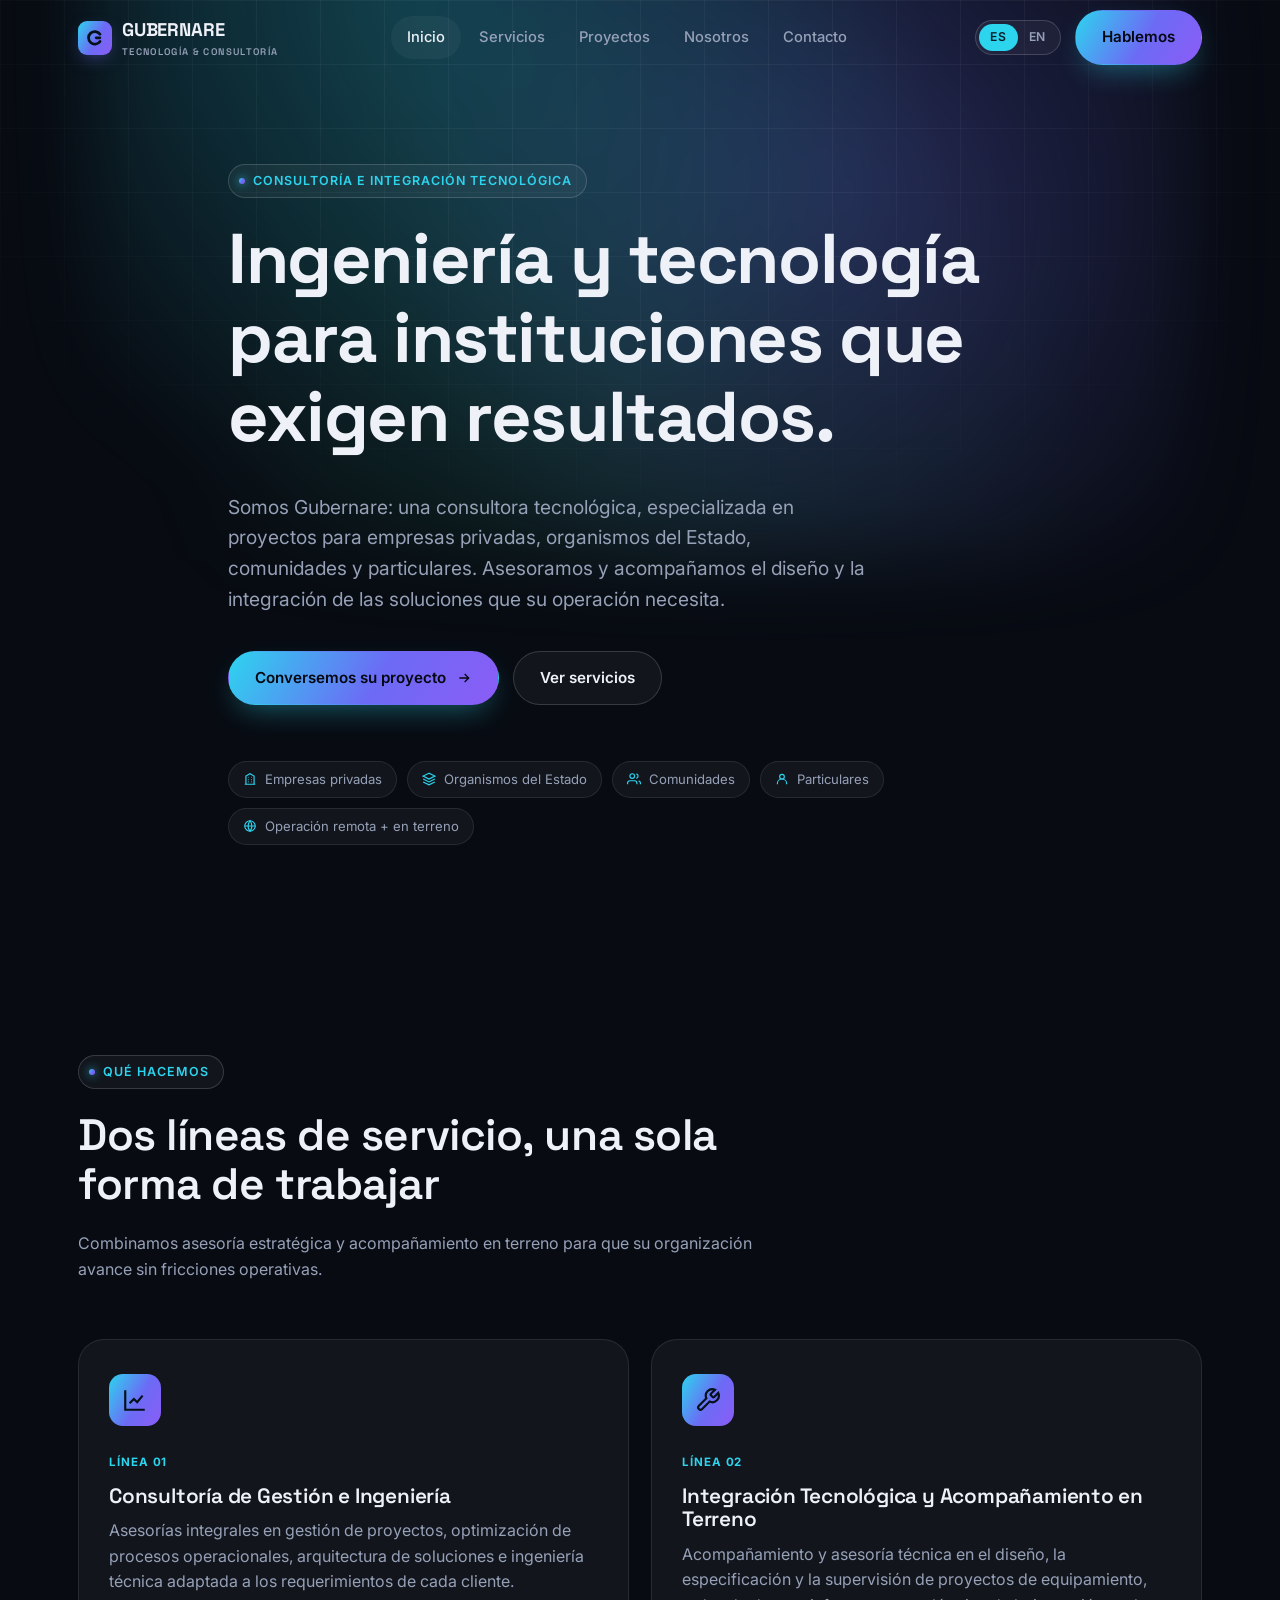
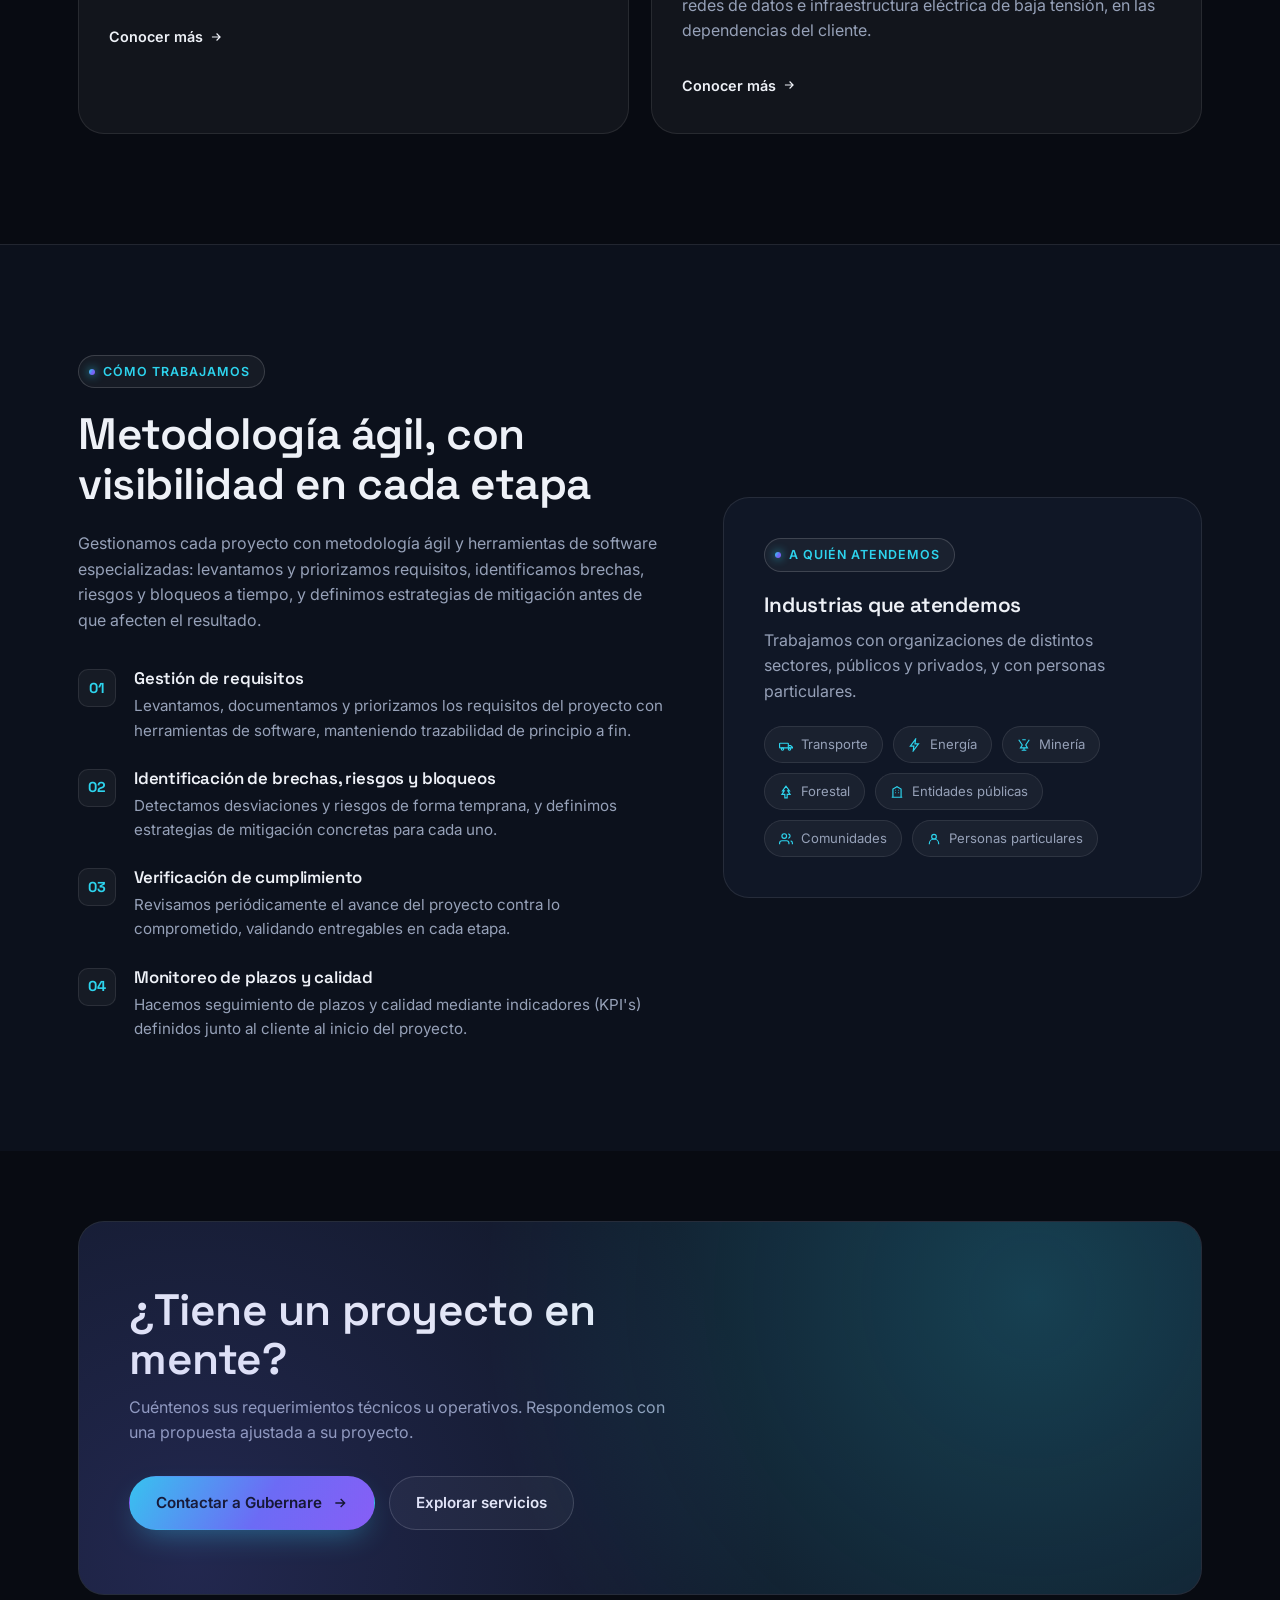
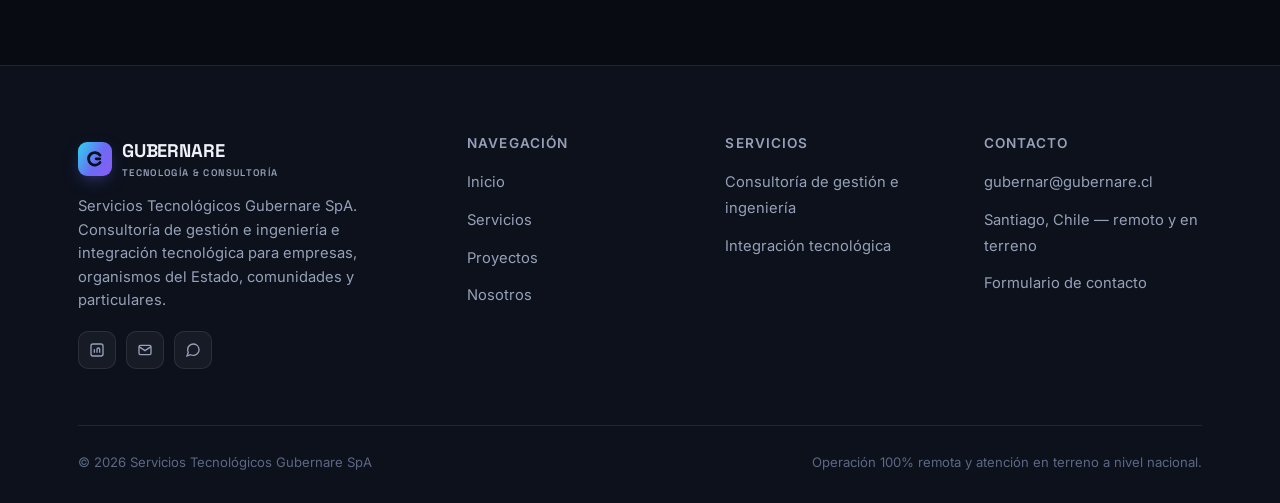
<file: index.html>
<!doctype html>
<html lang="es">
<head>
<meta charset="UTF-8">
<meta name="viewport" content="width=device-width, initial-scale=1.0">
<title>Gubernare — Consultoría e Integración Tecnológica</title>
<meta name="description" content="Servicios Tecnológicos Gubernare SpA: consultoría de gestión e ingeniería e integración tecnológica en terreno para empresas, organismos del Estado, comunidades y particulares.">
<link rel="icon" type="image/svg+xml" href="assets/favicon.svg">
<link rel="preconnect" href="https://fonts.googleapis.com">
<link rel="preconnect" href="https://fonts.gstatic.com" crossorigin>
<link href="https://fonts.googleapis.com/css2?family=Inter:wght@400;500;600;700&family=Space+Grotesk:wght@500;600;700&display=swap" rel="stylesheet">
<link rel="stylesheet" href="css/styles.css?v=20261008">
</head>
<body>

<nav class="nav" id="siteNav">
  <div class="container">
    <a href="index.html" class="brand">
      <span class="brand-mark"><svg viewBox="0 0 100 100" fill="none" aria-hidden="true"><path d="M 76.21 68.35 A 32 32 0 1 1 76.21 31.65" stroke="currentColor" stroke-width="14" stroke-linecap="round"/><rect x="50" y="43" width="32" height="14" rx="7" fill="currentColor"/></svg></span>
      <span>GUBERNARE<small>Tecnología &amp; Consultoría</small></span>
    </a>
    <div class="nav-links">
      <a href="index.html">Inicio</a>
      <a href="servicios.html">Servicios</a>
      <a href="proyectos.html">Proyectos</a>
      <a href="nosotros.html">Nosotros</a>
      <a href="contacto.html">Contacto</a>
    </div>
    <div class="nav-actions">
      <a href="contacto.html" class="btn btn-primary">Hablemos</a>
      <button class="nav-toggle" aria-label="Abrir menú" id="navToggle"><span></span></button>
    </div>
  </div>
</nav>
<div class="mobile-panel" id="mobilePanel">
  <a href="index.html">Inicio</a>
  <a href="servicios.html">Servicios</a>
  <a href="proyectos.html">Proyectos</a>
  <a href="nosotros.html">Nosotros</a>
  <a href="contacto.html">Contacto</a>
  <a href="contacto.html" class="btn btn-primary btn-block">Hablemos</a>
</div>

<header class="hero">
  <div class="hero-glow"></div>
  <div class="grid-fade"></div>
  <div class="container hero-inner">
    <span class="eyebrow reveal"><span class="dot"></span> Consultoría e Integración Tecnológica</span>
    <h1 class="reveal">Ingeniería y tecnología para instituciones que exigen resultados.</h1>
    <p class="lead reveal">Somos Gubernare: una consultora tecnológica, especializada en proyectos para empresas privadas, organismos del Estado, comunidades y particulares. Asesoramos y acompañamos el diseño y la integración de las soluciones que su operación necesita.</p>
    <div class="hero-cta reveal">
      <a href="contacto.html" class="btn btn-primary">Conversemos su proyecto
        <svg viewBox="0 0 24 24" fill="none" stroke="currentColor" stroke-width="2"><path d="M5 12h14M13 6l6 6-6 6"/></svg>
      </a>
      <a href="servicios.html" class="btn btn-ghost">Ver servicios</a>
    </div>
    <div class="badge-row reveal">
      <span class="badge"><svg viewBox="0 0 24 24" fill="none" stroke-width="2"><path d="M3 21h18M5 21V7l7-4 7 4v14M9 9h1m4 0h1m-6 4h1m4 0h1m-6 4h1m4 0h1"/></svg> Empresas privadas</span>
      <span class="badge"><svg viewBox="0 0 24 24" fill="none" stroke-width="2"><path d="M12 2 2 7l10 5 10-5-10-5Z"/><path d="M2 17l10 5 10-5M2 12l10 5 10-5"/></svg> Organismos del Estado</span>
      <span class="badge"><svg viewBox="0 0 24 24" fill="none" stroke-width="2"><path d="M17 21v-2a4 4 0 0 0-4-4H5a4 4 0 0 0-4 4v2"/><circle cx="9" cy="7" r="4"/><path d="M23 21v-2a4 4 0 0 0-3-3.87M16 3.13a4 4 0 0 1 0 7.75"/></svg> Comunidades</span>
      <span class="badge"><svg viewBox="0 0 24 24" fill="none" stroke-width="2"><circle cx="12" cy="8" r="4"/><path d="M4 21v-1a8 8 0 0 1 16 0v1"/></svg> Particulares</span>
      <span class="badge"><svg viewBox="0 0 24 24" fill="none" stroke-width="2"><circle cx="12" cy="12" r="9"/><path d="M3 12h18M12 3a15 15 0 0 1 0 18 15 15 0 0 1 0-18Z"/></svg> Operación remota + en terreno</span>
    </div>
  </div>
</header>

<section class="section" id="servicios">
  <div class="container">
    <div class="section-head reveal">
      <span class="eyebrow"><span class="dot"></span> Qué hacemos</span>
      <h2>Dos líneas de servicio, una sola forma de trabajar</h2>
      <p>Combinamos asesoría estratégica y acompañamiento en terreno para que su organización avance sin fricciones operativas.</p>
    </div>

    <div class="grid-2">
      <article class="card reveal" id="consultoria">
        <div class="card-icon">
          <svg viewBox="0 0 24 24" fill="none" stroke="currentColor" stroke-width="2"><path d="M3 3v18h18M7 15l4-4 3 3 5-6"/></svg>
        </div>
        <span class="tag">Línea 01</span>
        <h3>Consultoría de Gestión e Ingeniería</h3>
        <p>Asesorías integrales en gestión de proyectos, optimización de procesos operacionales, arquitectura de soluciones e ingeniería técnica adaptada a los requerimientos de cada cliente.</p>
        <a href="servicios.html#consultoria" class="card-link">Conocer más
          <svg viewBox="0 0 24 24" fill="none" stroke="currentColor" stroke-width="2"><path d="M5 12h14M13 6l6 6-6 6"/></svg>
        </a>
      </article>

      <article class="card reveal" id="integracion">
        <div class="card-icon">
          <svg viewBox="0 0 24 24" fill="none" stroke="currentColor" stroke-width="2"><path d="M14.7 6.3a1 1 0 0 0 0 1.4l1.6 1.6a1 1 0 0 0 1.4 0l3.77-3.77a6 6 0 0 1-7.94 7.94l-6.91 6.91a2.12 2.12 0 0 1-3-3l6.91-6.91a6 6 0 0 1 7.94-7.94l-3.76 3.76Z"/></svg>
        </div>
        <span class="tag">Línea 02</span>
        <h3>Integración Tecnológica y Acompañamiento en Terreno</h3>
        <p>Acompañamiento y asesoría técnica en el diseño, la especificación y la supervisión de proyectos de equipamiento, redes de datos e infraestructura eléctrica de baja tensión, en las dependencias del cliente.</p>
        <a href="servicios.html#integracion" class="card-link">Conocer más
          <svg viewBox="0 0 24 24" fill="none" stroke="currentColor" stroke-width="2"><path d="M5 12h14M13 6l6 6-6 6"/></svg>
        </a>
      </article>
    </div>
  </div>
</section>

<section class="section section-alt section-border-top">
  <div class="container">
    <div class="two-col">
      <div class="reveal">
        <span class="eyebrow"><span class="dot"></span> Cómo trabajamos</span>
        <h2>Metodología ágil, con visibilidad en cada etapa</h2>
        <p style="margin-bottom:36px">Gestionamos cada proyecto con metodología ágil y herramientas de software especializadas: levantamos y priorizamos requisitos, identificamos brechas, riesgos y bloqueos a tiempo, y definimos estrategias de mitigación antes de que afecten el resultado.</p>

        <div class="feature-list">
          <div class="feature-item">
            <span class="num">01</span>
            <div>
              <h4>Gestión de requisitos</h4>
              <p>Levantamos, documentamos y priorizamos los requisitos del proyecto con herramientas de software, manteniendo trazabilidad de principio a fin.</p>
            </div>
          </div>
          <div class="feature-item">
            <span class="num">02</span>
            <div>
              <h4>Identificación de brechas, riesgos y bloqueos</h4>
              <p>Detectamos desviaciones y riesgos de forma temprana, y definimos estrategias de mitigación concretas para cada uno.</p>
            </div>
          </div>
          <div class="feature-item">
            <span class="num">03</span>
            <div>
              <h4>Verificación de cumplimiento</h4>
              <p>Revisamos periódicamente el avance del proyecto contra lo comprometido, validando entregables en cada etapa.</p>
            </div>
          </div>
          <div class="feature-item">
            <span class="num">04</span>
            <div>
              <h4>Monitoreo de plazos y calidad</h4>
              <p>Hacemos seguimiento de plazos y calidad mediante indicadores (KPI's) definidos junto al cliente al inicio del proyecto.</p>
            </div>
          </div>
        </div>
      </div>

      <div class="panel reveal">
        <span class="eyebrow"><span class="dot"></span> A quién atendemos</span>
        <h3 style="margin-bottom:10px">Industrias que atendemos</h3>
        <p style="margin-bottom:22px">Trabajamos con organizaciones de distintos sectores, públicos y privados, y con personas particulares.</p>
        <div class="badge-row">
          <span class="badge"><svg viewBox="0 0 24 24" fill="none" stroke-width="2"><rect x="1" y="9" width="15" height="8" rx="1"/><path d="M16 13h4l3 3v1h-7"/><circle cx="6" cy="19" r="2"/><circle cx="18" cy="19" r="2"/></svg> Transporte</span>
          <span class="badge"><svg viewBox="0 0 24 24" fill="none" stroke-width="2"><path d="m13 2-9 12h6l-1 8 9-12h-6l1-8Z"/></svg> Energía</span>
          <span class="badge"><svg viewBox="0 0 24 24" fill="none" stroke-width="2"><path d="M8 21h8M12 17v4M3 3l6 9-3 5h12l-3-5 6-9M9 3h6"/></svg> Minería</span>
          <span class="badge"><svg viewBox="0 0 24 24" fill="none" stroke-width="2"><path d="M12 2 6 10h3l-4 6h5v6h4v-6h5l-4-6h3L12 2Z"/></svg> Forestal</span>
          <span class="badge"><svg viewBox="0 0 24 24" fill="none" stroke-width="2"><path d="M3 21h18M5 21V7l7-4 7 4v14M9 9h1m4 0h1m-6 4h1m4 0h1"/></svg> Entidades públicas</span>
          <span class="badge"><svg viewBox="0 0 24 24" fill="none" stroke-width="2"><path d="M17 21v-2a4 4 0 0 0-4-4H5a4 4 0 0 0-4 4v2"/><circle cx="9" cy="7" r="4"/><path d="M23 21v-2a4 4 0 0 0-3-3.87M16 3.13a4 4 0 0 1 0 7.75"/></svg> Comunidades</span>
          <span class="badge"><svg viewBox="0 0 24 24" fill="none" stroke-width="2"><circle cx="12" cy="8" r="4"/><path d="M4 21v-1a8 8 0 0 1 16 0v1"/></svg> Personas particulares</span>
        </div>
      </div>
    </div>
  </div>
</section>

<section class="section-tight">
  <div class="container">
    <div class="cta-band reveal">
      <div class="cta-band-text">
        <h2 style="margin-bottom:10px">¿Tiene un proyecto en mente?</h2>
        <p style="margin:0">Cuéntenos sus requerimientos técnicos u operativos. Respondemos con una propuesta ajustada a su proyecto.</p>
      </div>
      <div class="cta-band-actions">
        <a href="contacto.html" class="btn btn-primary">Contactar a Gubernare
          <svg viewBox="0 0 24 24" fill="none" stroke="currentColor" stroke-width="2"><path d="M5 12h14M13 6l6 6-6 6"/></svg>
        </a>
        <a href="servicios.html" class="btn btn-ghost">Explorar servicios</a>
      </div>
    </div>
  </div>
</section>

<footer class="footer">
  <div class="container">
    <div class="footer-grid">
      <div class="footer-brand">
        <div class="brand"><span class="brand-mark"><svg viewBox="0 0 100 100" fill="none" aria-hidden="true"><path d="M 76.21 68.35 A 32 32 0 1 1 76.21 31.65" stroke="currentColor" stroke-width="14" stroke-linecap="round"/><rect x="50" y="43" width="32" height="14" rx="7" fill="currentColor"/></svg></span><span>GUBERNARE<small>Tecnología &amp; Consultoría</small></span></div>
        <p>Servicios Tecnológicos Gubernare SpA. Consultoría de gestión e ingeniería e integración tecnológica para empresas, organismos del Estado, comunidades y particulares.</p>
        <div class="social-row">
          <a href="#" aria-label="LinkedIn"><svg viewBox="0 0 24 24" fill="none" stroke="currentColor" stroke-width="2"><rect x="3" y="3" width="18" height="18" rx="3"/><path d="M8 11v5M8 8v.01M12 16v-5m0 0c0-1.5 1-2 2-2s2 .5 2 2v5"/></svg></a>
          <a href="mailto:gubernar@gubernare.cl" aria-label="Correo"><svg viewBox="0 0 24 24" fill="none" stroke="currentColor" stroke-width="2"><rect x="3" y="5" width="18" height="14" rx="2"/><path d="m3 7 9 6 9-6"/></svg></a>
          <a href="https://wa.me/56942054080" aria-label="WhatsApp" target="_blank" rel="noopener"><svg viewBox="0 0 24 24" fill="none" stroke="currentColor" stroke-width="2"><path d="M21 11.5a8.38 8.38 0 0 1-.9 3.8 8.5 8.5 0 0 1-7.6 4.7 8.38 8.38 0 0 1-3.8-.9L3 21l1.9-5.7a8.38 8.38 0 0 1-.9-3.8 8.5 8.5 0 0 1 4.7-7.6 8.38 8.38 0 0 1 3.8-.9h.5a8.48 8.48 0 0 1 8 8v.5Z"/></svg></a>
        </div>
      </div>
      <div>
        <h4>Navegación</h4>
        <ul>
          <li><a href="index.html">Inicio</a></li>
          <li><a href="servicios.html">Servicios</a></li>
          <li><a href="proyectos.html">Proyectos</a></li>
          <li><a href="nosotros.html">Nosotros</a></li>
        </ul>
      </div>
      <div>
        <h4>Servicios</h4>
        <ul>
          <li><a href="servicios.html#consultoria">Consultoría de gestión e ingeniería</a></li>
          <li><a href="servicios.html#integracion">Integración tecnológica</a></li>
        </ul>
      </div>
      <div>
        <h4>Contacto</h4>
        <ul>
          <li><a href="mailto:gubernar@gubernare.cl">gubernar@gubernare.cl</a></li>
          <li><a href="nosotros.html">Santiago, Chile — remoto y en terreno</a></li>
          <li><a href="contacto.html">Formulario de contacto</a></li>
        </ul>
      </div>
    </div>
    <div class="footer-bottom">
      <span>&copy; <span data-year></span> Servicios Tecnológicos Gubernare SpA</span>
      <span>Operación 100% remota y atención en terreno a nivel nacional.</span>
    </div>
  </div>
</footer>

<script src="js/i18n.js?v=20261008"></script>
<script src="js/main.js?v=20261008" defer></script>
</body>
</html>
</file>
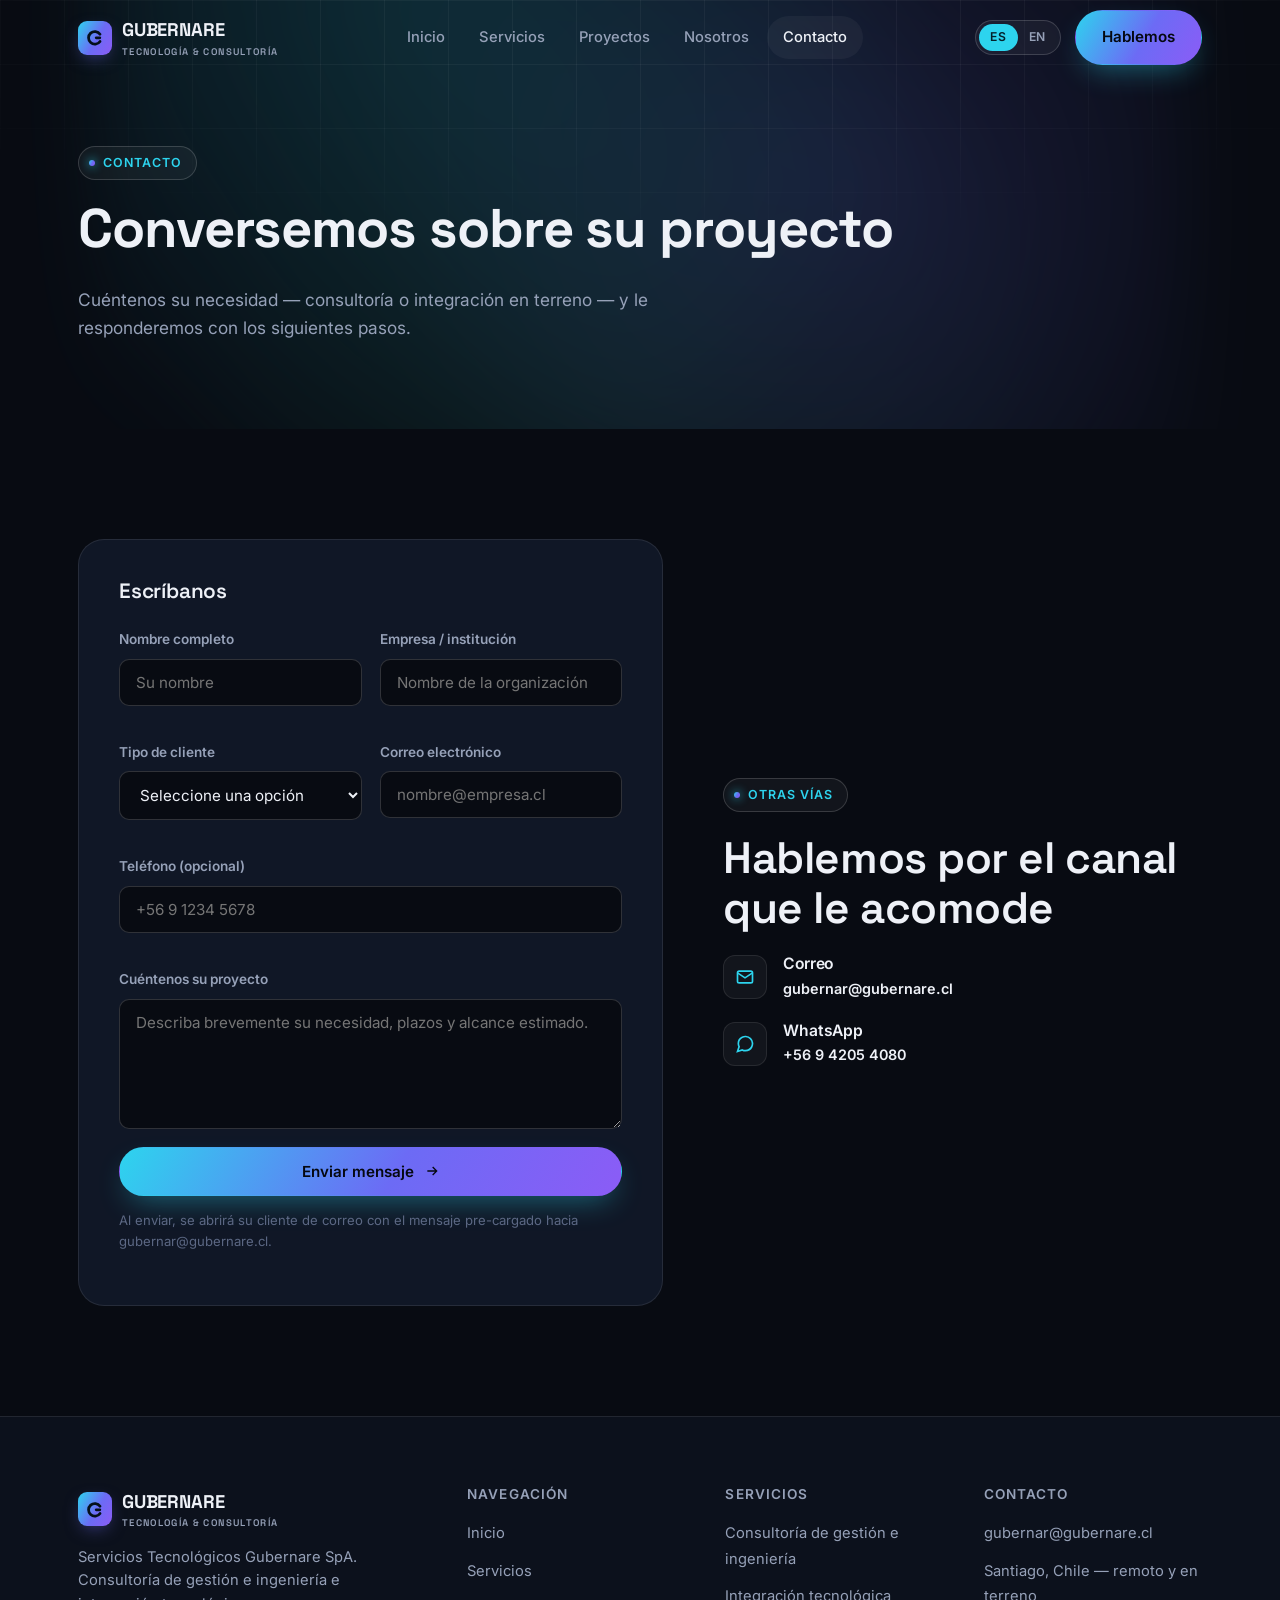
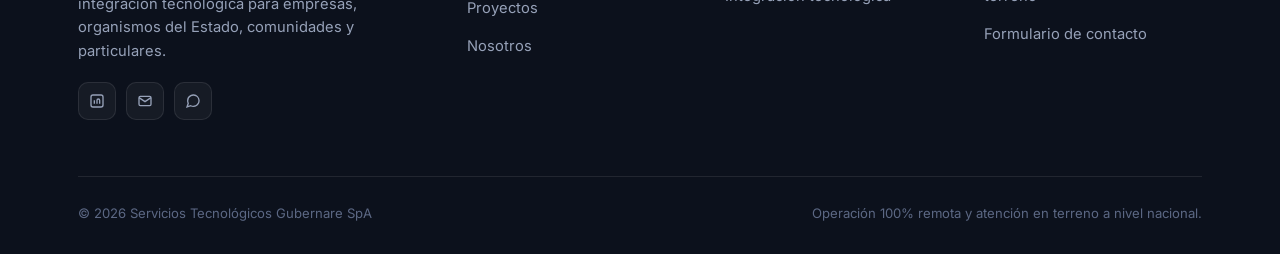
<file: contacto.html>
<!doctype html>
<html lang="es">
<head>
<meta charset="UTF-8">
<meta name="viewport" content="width=device-width, initial-scale=1.0">
<title>Contacto — Gubernare</title>
<meta name="description" content="Converse con Gubernare sobre su próximo proyecto de consultoría o integración tecnológica.">
<link rel="icon" type="image/svg+xml" href="assets/favicon.svg">
<link rel="preconnect" href="https://fonts.googleapis.com">
<link rel="preconnect" href="https://fonts.gstatic.com" crossorigin>
<link href="https://fonts.googleapis.com/css2?family=Inter:wght@400;500;600;700&family=Space+Grotesk:wght@500;600;700&display=swap" rel="stylesheet">
<link rel="stylesheet" href="css/styles.css?v=20261008">
</head>
<body>

<nav class="nav" id="siteNav">
  <div class="container">
    <a href="index.html" class="brand">
      <span class="brand-mark"><svg viewBox="0 0 100 100" fill="none" aria-hidden="true"><path d="M 76.21 68.35 A 32 32 0 1 1 76.21 31.65" stroke="currentColor" stroke-width="14" stroke-linecap="round"/><rect x="50" y="43" width="32" height="14" rx="7" fill="currentColor"/></svg></span>
      <span>GUBERNARE<small>Tecnología &amp; Consultoría</small></span>
    </a>
    <div class="nav-links">
      <a href="index.html">Inicio</a>
      <a href="servicios.html">Servicios</a>
      <a href="proyectos.html">Proyectos</a>
      <a href="nosotros.html">Nosotros</a>
      <a href="contacto.html">Contacto</a>
    </div>
    <div class="nav-actions">
      <a href="contacto.html" class="btn btn-primary">Hablemos</a>
      <button class="nav-toggle" aria-label="Abrir menú" id="navToggle"><span></span></button>
    </div>
  </div>
</nav>
<div class="mobile-panel" id="mobilePanel">
  <a href="index.html">Inicio</a>
  <a href="servicios.html">Servicios</a>
  <a href="proyectos.html">Proyectos</a>
  <a href="nosotros.html">Nosotros</a>
  <a href="contacto.html">Contacto</a>
  <a href="contacto.html" class="btn btn-primary btn-block">Hablemos</a>
</div>

<header class="page-header">
  <div class="hero-glow" style="opacity:.6"></div>
  <div class="grid-fade"></div>
  <div class="container">
    <span class="eyebrow reveal"><span class="dot"></span> Contacto</span>
    <h1 class="reveal" style="font-size:clamp(2.2rem,4.6vw,3.4rem)">Conversemos sobre su proyecto</h1>
    <p class="lead reveal">Cuéntenos su necesidad — consultoría o integración en terreno — y le responderemos con los siguientes pasos.</p>
  </div>
</header>

<section class="section">
  <div class="container">
    <div class="two-col">
      <div class="panel reveal">
        <h3 style="margin-bottom:26px">Escríbanos</h3>
        <form id="contactForm">
          <div class="form-grid">
            <div class="field">
              <label for="nombre">Nombre completo</label>
              <input type="text" id="nombre" name="nombre" required placeholder="Su nombre">
            </div>
            <div class="field">
              <label for="empresa">Empresa / institución</label>
              <input type="text" id="empresa" name="empresa" required placeholder="Nombre de la organización">
            </div>
            <div class="field">
              <label for="tipo">Tipo de cliente</label>
              <select id="tipo" name="tipo" required>
                <option value="">Seleccione una opción</option>
                <option value="Empresa privada">Empresa privada</option>
                <option value="Organismo público / municipalidad">Organismo público / municipalidad</option>
                <option value="Comunidad">Comunidad</option>
                <option value="Persona particular">Persona particular</option>
                <option value="Otro">Otro</option>
              </select>
            </div>
            <div class="field">
              <label for="email">Correo electrónico</label>
              <input type="email" id="email" name="email" required placeholder="nombre@empresa.cl">
            </div>
            <div class="field full">
              <label for="telefono">Teléfono (opcional)</label>
              <input type="tel" id="telefono" name="telefono" placeholder="+56 9 1234 5678">
            </div>
            <div class="field full">
              <label for="mensaje">Cuéntenos su proyecto</label>
              <textarea id="mensaje" name="mensaje" required placeholder="Describa brevemente su necesidad, plazos y alcance estimado."></textarea>
            </div>
          </div>
          <button type="submit" class="btn btn-primary btn-block">Enviar mensaje
            <svg viewBox="0 0 24 24" fill="none" stroke="currentColor" stroke-width="2"><path d="M5 12h14M13 6l6 6-6 6"/></svg>
          </button>
          <p class="form-note">Al enviar, se abrirá su cliente de correo con el mensaje pre-cargado hacia gubernar@gubernare.cl.</p>
          <div class="form-status" id="formStatus"></div>
        </form>
      </div>

      <div class="reveal">
        <span class="eyebrow"><span class="dot"></span> Otras vías</span>
        <h2>Hablemos por el canal que le acomode</h2>
        <div class="contact-info-list">
          <div class="contact-info-item">
            <span class="ic"><svg viewBox="0 0 24 24" fill="none" stroke="currentColor" stroke-width="2"><rect x="3" y="5" width="18" height="14" rx="2"/><path d="m3 7 9 6 9-6"/></svg></span>
            <div>
              <h4>Correo</h4>
              <p><a href="mailto:gubernar@gubernare.cl">gubernar@gubernare.cl</a></p>
            </div>
          </div>
          <div class="contact-info-item">
            <span class="ic"><svg viewBox="0 0 24 24" fill="none" stroke="currentColor" stroke-width="2"><path d="M21 11.5a8.38 8.38 0 0 1-.9 3.8 8.5 8.5 0 0 1-7.6 4.7 8.38 8.38 0 0 1-3.8-.9L3 21l1.9-5.7a8.38 8.38 0 0 1-.9-3.8 8.5 8.5 0 0 1 4.7-7.6 8.38 8.38 0 0 1 3.8-.9h.5a8.48 8.48 0 0 1 8 8v.5Z"/></svg></span>
            <div>
              <h4>WhatsApp</h4>
              <p><a href="https://wa.me/56942054080" target="_blank" rel="noopener">+56 9 4205 4080</a></p>
            </div>
          </div>
        </div>
      </div>
    </div>
  </div>
</section>

<footer class="footer">
  <div class="container">
    <div class="footer-grid">
      <div class="footer-brand">
        <div class="brand"><span class="brand-mark"><svg viewBox="0 0 100 100" fill="none" aria-hidden="true"><path d="M 76.21 68.35 A 32 32 0 1 1 76.21 31.65" stroke="currentColor" stroke-width="14" stroke-linecap="round"/><rect x="50" y="43" width="32" height="14" rx="7" fill="currentColor"/></svg></span><span>GUBERNARE<small>Tecnología &amp; Consultoría</small></span></div>
        <p>Servicios Tecnológicos Gubernare SpA. Consultoría de gestión e ingeniería e integración tecnológica para empresas, organismos del Estado, comunidades y particulares.</p>
        <div class="social-row">
          <a href="#" aria-label="LinkedIn"><svg viewBox="0 0 24 24" fill="none" stroke="currentColor" stroke-width="2"><rect x="3" y="3" width="18" height="18" rx="3"/><path d="M8 11v5M8 8v.01M12 16v-5m0 0c0-1.5 1-2 2-2s2 .5 2 2v5"/></svg></a>
          <a href="mailto:gubernar@gubernare.cl" aria-label="Correo"><svg viewBox="0 0 24 24" fill="none" stroke="currentColor" stroke-width="2"><rect x="3" y="5" width="18" height="14" rx="2"/><path d="m3 7 9 6 9-6"/></svg></a>
          <a href="https://wa.me/56942054080" aria-label="WhatsApp" target="_blank" rel="noopener"><svg viewBox="0 0 24 24" fill="none" stroke="currentColor" stroke-width="2"><path d="M21 11.5a8.38 8.38 0 0 1-.9 3.8 8.5 8.5 0 0 1-7.6 4.7 8.38 8.38 0 0 1-3.8-.9L3 21l1.9-5.7a8.38 8.38 0 0 1-.9-3.8 8.5 8.5 0 0 1 4.7-7.6 8.38 8.38 0 0 1 3.8-.9h.5a8.48 8.48 0 0 1 8 8v.5Z"/></svg></a>
        </div>
      </div>
      <div>
        <h4>Navegación</h4>
        <ul>
          <li><a href="index.html">Inicio</a></li>
          <li><a href="servicios.html">Servicios</a></li>
          <li><a href="proyectos.html">Proyectos</a></li>
          <li><a href="nosotros.html">Nosotros</a></li>
        </ul>
      </div>
      <div>
        <h4>Servicios</h4>
        <ul>
          <li><a href="servicios.html#consultoria">Consultoría de gestión e ingeniería</a></li>
          <li><a href="servicios.html#integracion">Integración tecnológica</a></li>
        </ul>
      </div>
      <div>
        <h4>Contacto</h4>
        <ul>
          <li><a href="mailto:gubernar@gubernare.cl">gubernar@gubernare.cl</a></li>
          <li><a href="nosotros.html">Santiago, Chile — remoto y en terreno</a></li>
          <li><a href="contacto.html">Formulario de contacto</a></li>
        </ul>
      </div>
    </div>
    <div class="footer-bottom">
      <span>&copy; <span data-year></span> Servicios Tecnológicos Gubernare SpA</span>
      <span>Operación 100% remota y atención en terreno a nivel nacional.</span>
    </div>
  </div>
</footer>

<script src="js/i18n.js?v=20261008"></script>
<script src="js/contact.js?v=20261008" defer></script>
<script src="js/main.js?v=20261008" defer></script>
</body>
</html>
</file>
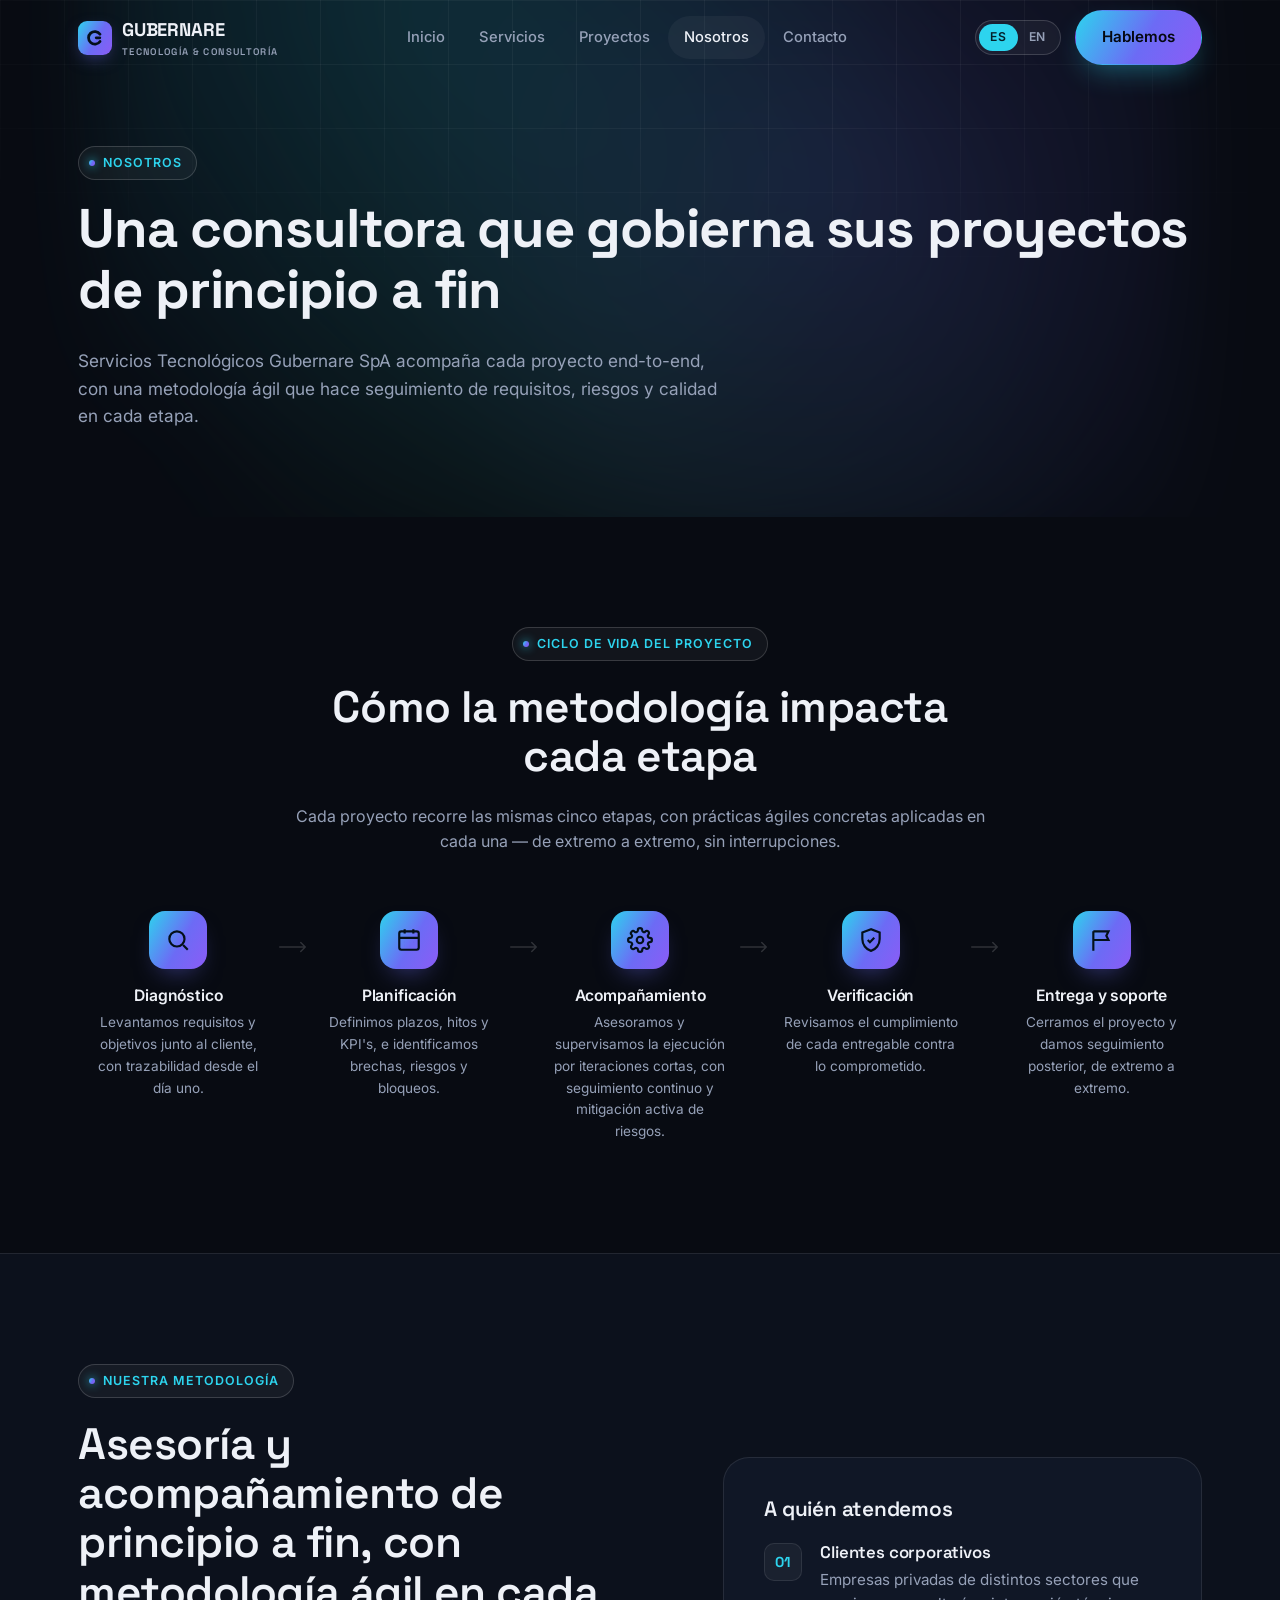
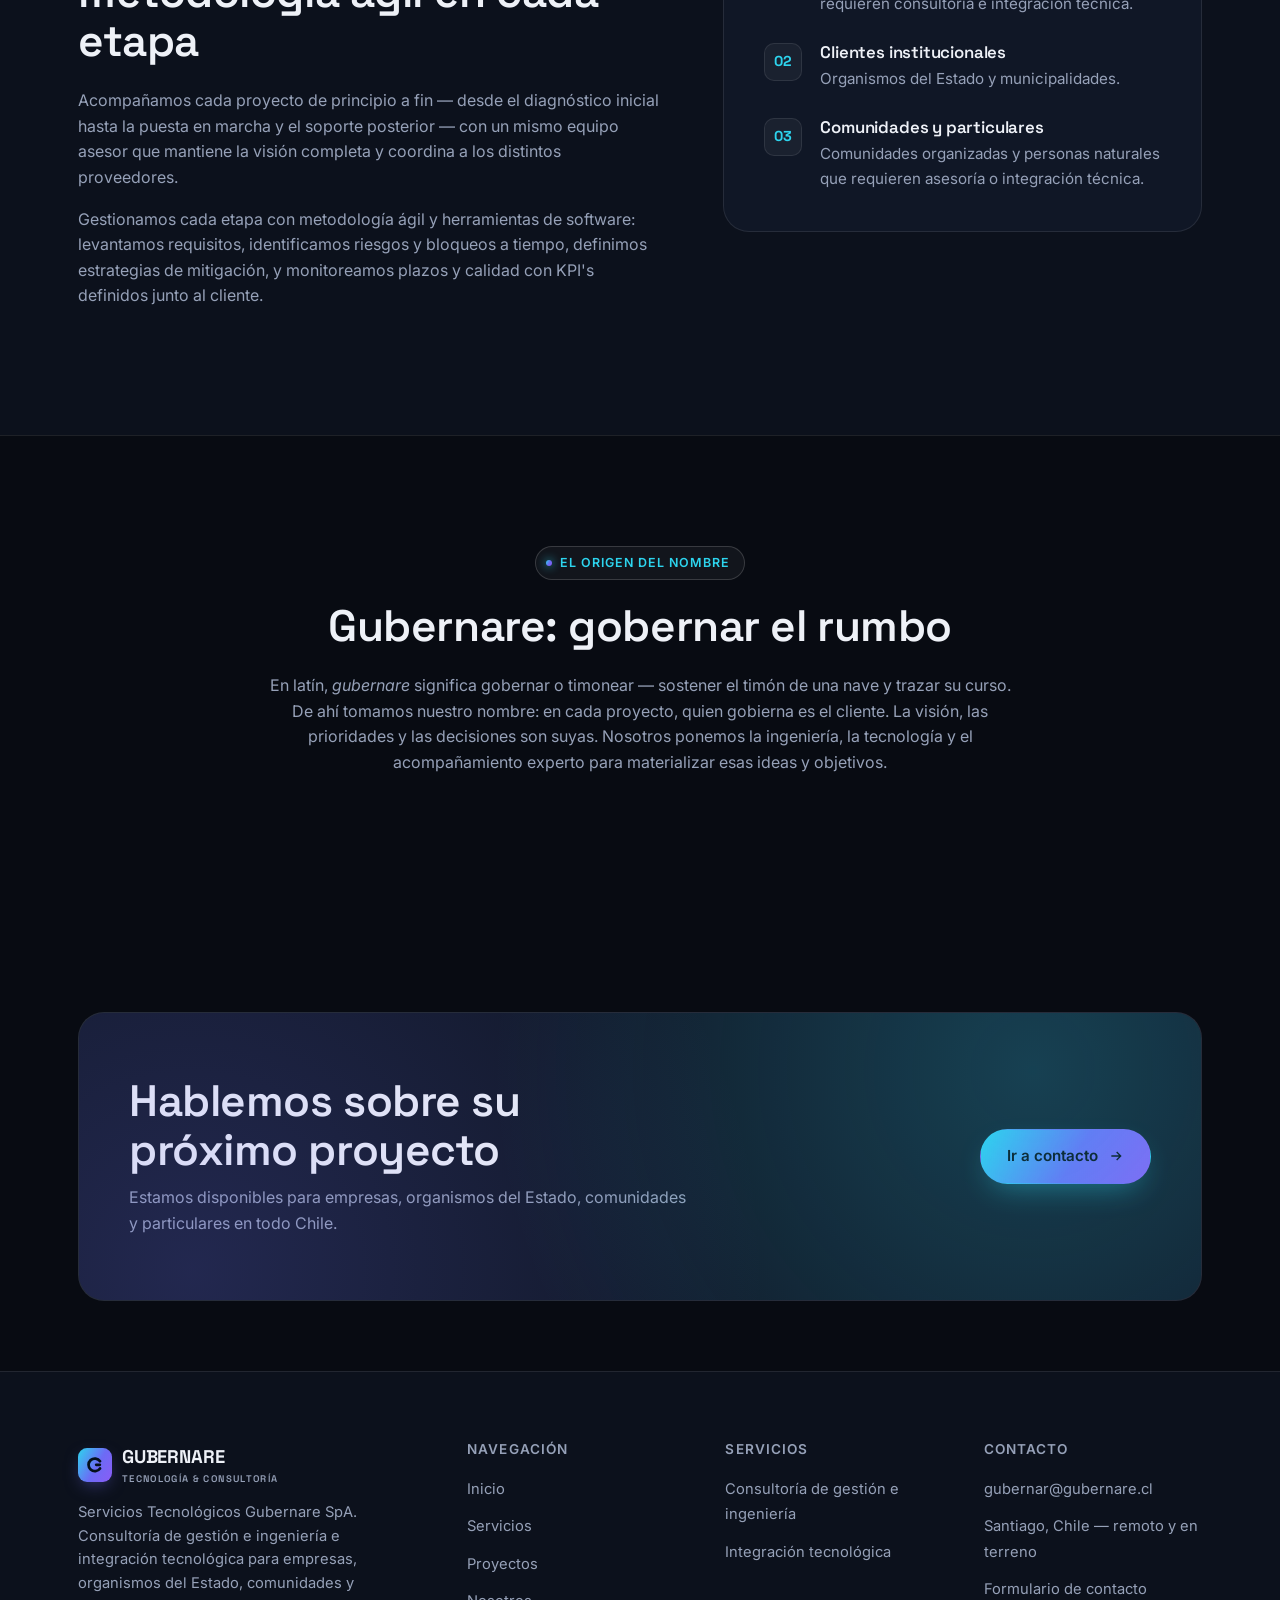
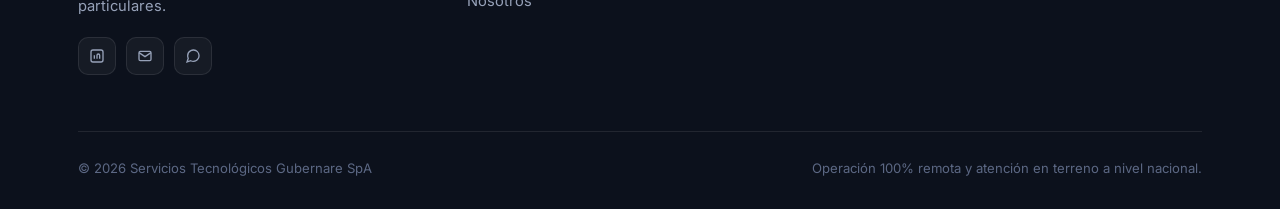
<file: nosotros.html>
<!doctype html>
<html lang="es">
<head>
<meta charset="UTF-8">
<meta name="viewport" content="width=device-width, initial-scale=1.0">
<title>Nosotros — Gubernare</title>
<meta name="description" content="Conozca a Servicios Tecnológicos Gubernare SpA: el origen de nuestro nombre y la metodología ágil con la que gobernamos proyectos end-to-end.">
<link rel="icon" type="image/svg+xml" href="assets/favicon.svg">
<link rel="preconnect" href="https://fonts.googleapis.com">
<link rel="preconnect" href="https://fonts.gstatic.com" crossorigin>
<link href="https://fonts.googleapis.com/css2?family=Inter:wght@400;500;600;700&family=Space+Grotesk:wght@500;600;700&display=swap" rel="stylesheet">
<link rel="stylesheet" href="css/styles.css?v=20261008">
</head>
<body>

<nav class="nav" id="siteNav">
  <div class="container">
    <a href="index.html" class="brand">
      <span class="brand-mark"><svg viewBox="0 0 100 100" fill="none" aria-hidden="true"><path d="M 76.21 68.35 A 32 32 0 1 1 76.21 31.65" stroke="currentColor" stroke-width="14" stroke-linecap="round"/><rect x="50" y="43" width="32" height="14" rx="7" fill="currentColor"/></svg></span>
      <span>GUBERNARE<small>Tecnología &amp; Consultoría</small></span>
    </a>
    <div class="nav-links">
      <a href="index.html">Inicio</a>
      <a href="servicios.html">Servicios</a>
      <a href="proyectos.html">Proyectos</a>
      <a href="nosotros.html">Nosotros</a>
      <a href="contacto.html">Contacto</a>
    </div>
    <div class="nav-actions">
      <a href="contacto.html" class="btn btn-primary">Hablemos</a>
      <button class="nav-toggle" aria-label="Abrir menú" id="navToggle"><span></span></button>
    </div>
  </div>
</nav>
<div class="mobile-panel" id="mobilePanel">
  <a href="index.html">Inicio</a>
  <a href="servicios.html">Servicios</a>
  <a href="proyectos.html">Proyectos</a>
  <a href="nosotros.html">Nosotros</a>
  <a href="contacto.html">Contacto</a>
  <a href="contacto.html" class="btn btn-primary btn-block">Hablemos</a>
</div>

<header class="page-header">
  <div class="hero-glow" style="opacity:.6"></div>
  <div class="grid-fade"></div>
  <div class="container">
    <span class="eyebrow reveal"><span class="dot"></span> Nosotros</span>
    <h1 class="reveal" style="font-size:clamp(2.2rem,4.6vw,3.4rem)">Una consultora que gobierna sus proyectos de principio a fin</h1>
    <p class="lead reveal">Servicios Tecnológicos Gubernare SpA acompaña cada proyecto end-to-end, con una metodología ágil que hace seguimiento de requisitos, riesgos y calidad en cada etapa.</p>
  </div>
</header>

<section class="section">
  <div class="container">
    <div class="section-head center reveal" style="margin-left:auto;margin-right:auto;max-width:720px">
      <span class="eyebrow"><span class="dot"></span> Ciclo de vida del proyecto</span>
      <h2>Cómo la metodología impacta cada etapa</h2>
      <p>Cada proyecto recorre las mismas cinco etapas, con prácticas ágiles concretas aplicadas en cada una — de extremo a extremo, sin interrupciones.</p>
    </div>

    <div class="flow reveal">
      <div class="flow-step">
        <div class="flow-node">
          <svg viewBox="0 0 24 24" fill="none" stroke="currentColor" stroke-width="2"><circle cx="11" cy="11" r="7"/><path d="m21 21-4.3-4.3"/></svg>
        </div>
        <h4>Diagnóstico</h4>
        <p>Levantamos requisitos y objetivos junto al cliente, con trazabilidad desde el día uno.</p>
      </div>
      <div class="flow-connector">
        <svg viewBox="0 0 40 14" fill="none"><path d="M1 7h34m0 0-6-6m6 6-6 6" stroke="currentColor" stroke-width="2" stroke-linecap="round" stroke-linejoin="round"/></svg>
      </div>
      <div class="flow-step">
        <div class="flow-node">
          <svg viewBox="0 0 24 24" fill="none" stroke="currentColor" stroke-width="2"><rect x="3" y="4" width="18" height="17" rx="2"/><path d="M8 2v4M16 2v4M3 10h18M8 14h.01M12 14h.01M16 14h.01M8 17h.01M12 17h.01"/></svg>
        </div>
        <h4>Planificación</h4>
        <p>Definimos plazos, hitos y KPI's, e identificamos brechas, riesgos y bloqueos.</p>
      </div>
      <div class="flow-connector">
        <svg viewBox="0 0 40 14" fill="none"><path d="M1 7h34m0 0-6-6m6 6-6 6" stroke="currentColor" stroke-width="2" stroke-linecap="round" stroke-linejoin="round"/></svg>
      </div>
      <div class="flow-step">
        <div class="flow-node">
          <svg viewBox="0 0 24 24" fill="none" stroke="currentColor" stroke-width="2"><circle cx="12" cy="12" r="3"/><path d="M19.4 15a1.65 1.65 0 0 0 .33 1.82l.06.06a2 2 0 1 1-2.83 2.83l-.06-.06a1.65 1.65 0 0 0-1.82-.33 1.65 1.65 0 0 0-1 1.51V21a2 2 0 0 1-4 0v-.09A1.65 1.65 0 0 0 9 19.4a1.65 1.65 0 0 0-1.82.33l-.06.06a2 2 0 1 1-2.83-2.83l.06-.06a1.65 1.65 0 0 0 .33-1.82 1.65 1.65 0 0 0-1.51-1H3a2 2 0 0 1 0-4h.09A1.65 1.65 0 0 0 4.6 9a1.65 1.65 0 0 0-.33-1.82l-.06-.06a2 2 0 1 1 2.83-2.83l.06.06a1.65 1.65 0 0 0 1.82.33H9a1.65 1.65 0 0 0 1-1.51V3a2 2 0 0 1 4 0v.09a1.65 1.65 0 0 0 1 1.51 1.65 1.65 0 0 0 1.82-.33l.06-.06a2 2 0 1 1 2.83 2.83l-.06.06a1.65 1.65 0 0 0-.33 1.82V9a1.65 1.65 0 0 0 1.51 1H21a2 2 0 0 1 0 4h-.09a1.65 1.65 0 0 0-1.51 1Z"/></svg>
        </div>
        <h4>Acompañamiento</h4>
        <p>Asesoramos y supervisamos la ejecución por iteraciones cortas, con seguimiento continuo y mitigación activa de riesgos.</p>
      </div>
      <div class="flow-connector">
        <svg viewBox="0 0 40 14" fill="none"><path d="M1 7h34m0 0-6-6m6 6-6 6" stroke="currentColor" stroke-width="2" stroke-linecap="round" stroke-linejoin="round"/></svg>
      </div>
      <div class="flow-step">
        <div class="flow-node">
          <svg viewBox="0 0 24 24" fill="none" stroke="currentColor" stroke-width="2"><path d="M12 2 4 5v6c0 5.25 3.4 9.74 8 11 4.6-1.26 8-5.75 8-11V5l-8-3Z"/><path d="m9 12 2 2 4-4"/></svg>
        </div>
        <h4>Verificación</h4>
        <p>Revisamos el cumplimiento de cada entregable contra lo comprometido.</p>
      </div>
      <div class="flow-connector">
        <svg viewBox="0 0 40 14" fill="none"><path d="M1 7h34m0 0-6-6m6 6-6 6" stroke="currentColor" stroke-width="2" stroke-linecap="round" stroke-linejoin="round"/></svg>
      </div>
      <div class="flow-step">
        <div class="flow-node">
          <svg viewBox="0 0 24 24" fill="none" stroke="currentColor" stroke-width="2"><path d="M4 22V4m0 0h14l-2 4 2 4H4"/></svg>
        </div>
        <h4>Entrega y soporte</h4>
        <p>Cerramos el proyecto y damos seguimiento posterior, de extremo a extremo.</p>
      </div>
    </div>
  </div>
</section>

<section class="section section-alt section-border-top">
  <div class="container">
    <div class="two-col">
      <div class="reveal">
        <span class="eyebrow"><span class="dot"></span> Nuestra metodología</span>
        <h2>Asesoría y acompañamiento de principio a fin, con metodología ágil en cada etapa</h2>
        <p>Acompañamos cada proyecto de principio a fin — desde el diagnóstico inicial hasta la puesta en marcha y el soporte posterior — con un mismo equipo asesor que mantiene la visión completa y coordina a los distintos proveedores.</p>
        <p>Gestionamos cada etapa con metodología ágil y herramientas de software: levantamos requisitos, identificamos riesgos y bloqueos a tiempo, definimos estrategias de mitigación, y monitoreamos plazos y calidad con KPI's definidos junto al cliente.</p>
      </div>
      <div class="panel reveal">
        <h3 style="margin-bottom:22px">A quién atendemos</h3>
        <div class="feature-list">
          <div class="feature-item">
            <span class="num">01</span>
            <div><h4>Clientes corporativos</h4><p>Empresas privadas de distintos sectores que requieren consultoría e integración técnica.</p></div>
          </div>
          <div class="feature-item">
            <span class="num">02</span>
            <div><h4>Clientes institucionales</h4><p>Organismos del Estado y municipalidades.</p></div>
          </div>
          <div class="feature-item">
            <span class="num">03</span>
            <div><h4>Comunidades y particulares</h4><p>Comunidades organizadas y personas naturales que requieren asesoría o integración técnica.</p></div>
          </div>
        </div>
      </div>
    </div>
  </div>
</section>

<section class="section section-border-top">
  <div class="container">
    <div class="section-head center reveal" style="margin-left:auto;margin-right:auto;max-width:760px">
      <span class="eyebrow"><span class="dot"></span> El origen del nombre</span>
      <h2>Gubernare: gobernar el rumbo</h2>
      <p>En latín, <em>gubernare</em> significa gobernar o timonear — sostener el timón de una nave y trazar su curso. De ahí tomamos nuestro nombre: en cada proyecto, quien gobierna es el cliente. La visión, las prioridades y las decisiones son suyas. Nosotros ponemos la ingeniería, la tecnología y el acompañamiento experto para materializar esas ideas y objetivos.</p>
    </div>
  </div>
</section>

<section class="section-tight">
  <div class="container">
    <div class="cta-band reveal">
      <div class="cta-band-text">
        <h2 style="margin-bottom:10px">Hablemos sobre su próximo proyecto</h2>
        <p style="margin:0">Estamos disponibles para empresas, organismos del Estado, comunidades y particulares en todo Chile.</p>
      </div>
      <div class="cta-band-actions">
        <a href="contacto.html" class="btn btn-primary">Ir a contacto
          <svg viewBox="0 0 24 24" fill="none" stroke="currentColor" stroke-width="2"><path d="M5 12h14M13 6l6 6-6 6"/></svg>
        </a>
      </div>
    </div>
  </div>
</section>

<footer class="footer">
  <div class="container">
    <div class="footer-grid">
      <div class="footer-brand">
        <div class="brand"><span class="brand-mark"><svg viewBox="0 0 100 100" fill="none" aria-hidden="true"><path d="M 76.21 68.35 A 32 32 0 1 1 76.21 31.65" stroke="currentColor" stroke-width="14" stroke-linecap="round"/><rect x="50" y="43" width="32" height="14" rx="7" fill="currentColor"/></svg></span><span>GUBERNARE<small>Tecnología &amp; Consultoría</small></span></div>
        <p>Servicios Tecnológicos Gubernare SpA. Consultoría de gestión e ingeniería e integración tecnológica para empresas, organismos del Estado, comunidades y particulares.</p>
        <div class="social-row">
          <a href="#" aria-label="LinkedIn"><svg viewBox="0 0 24 24" fill="none" stroke="currentColor" stroke-width="2"><rect x="3" y="3" width="18" height="18" rx="3"/><path d="M8 11v5M8 8v.01M12 16v-5m0 0c0-1.5 1-2 2-2s2 .5 2 2v5"/></svg></a>
          <a href="mailto:gubernar@gubernare.cl" aria-label="Correo"><svg viewBox="0 0 24 24" fill="none" stroke="currentColor" stroke-width="2"><rect x="3" y="5" width="18" height="14" rx="2"/><path d="m3 7 9 6 9-6"/></svg></a>
          <a href="https://wa.me/56942054080" aria-label="WhatsApp" target="_blank" rel="noopener"><svg viewBox="0 0 24 24" fill="none" stroke="currentColor" stroke-width="2"><path d="M21 11.5a8.38 8.38 0 0 1-.9 3.8 8.5 8.5 0 0 1-7.6 4.7 8.38 8.38 0 0 1-3.8-.9L3 21l1.9-5.7a8.38 8.38 0 0 1-.9-3.8 8.5 8.5 0 0 1 4.7-7.6 8.38 8.38 0 0 1 3.8-.9h.5a8.48 8.48 0 0 1 8 8v.5Z"/></svg></a>
        </div>
      </div>
      <div>
        <h4>Navegación</h4>
        <ul>
          <li><a href="index.html">Inicio</a></li>
          <li><a href="servicios.html">Servicios</a></li>
          <li><a href="proyectos.html">Proyectos</a></li>
          <li><a href="nosotros.html">Nosotros</a></li>
        </ul>
      </div>
      <div>
        <h4>Servicios</h4>
        <ul>
          <li><a href="servicios.html#consultoria">Consultoría de gestión e ingeniería</a></li>
          <li><a href="servicios.html#integracion">Integración tecnológica</a></li>
        </ul>
      </div>
      <div>
        <h4>Contacto</h4>
        <ul>
          <li><a href="mailto:gubernar@gubernare.cl">gubernar@gubernare.cl</a></li>
          <li><a href="nosotros.html">Santiago, Chile — remoto y en terreno</a></li>
          <li><a href="contacto.html">Formulario de contacto</a></li>
        </ul>
      </div>
    </div>
    <div class="footer-bottom">
      <span>&copy; <span data-year></span> Servicios Tecnológicos Gubernare SpA</span>
      <span>Operación 100% remota y atención en terreno a nivel nacional.</span>
    </div>
  </div>
</footer>

<script src="js/i18n.js?v=20261008"></script>
<script src="js/main.js?v=20261008" defer></script>
</body>
</html>
</file>
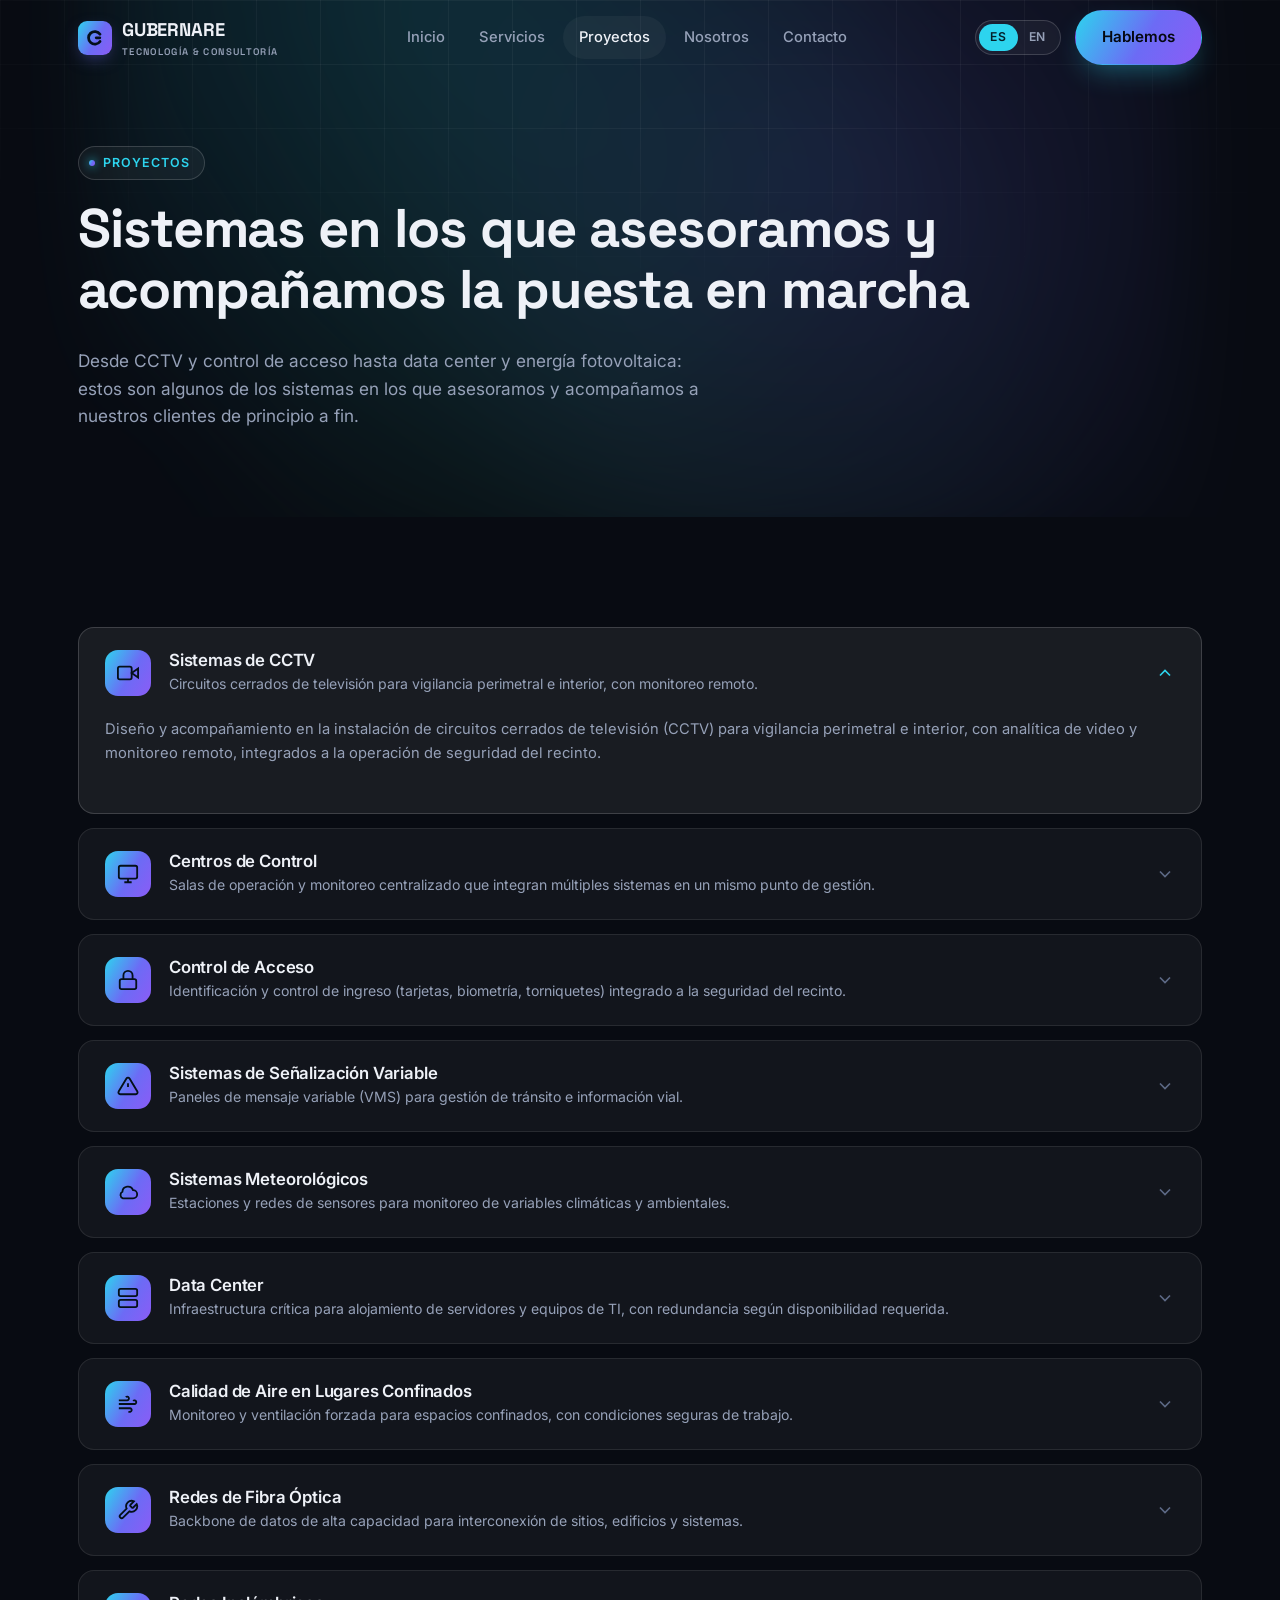
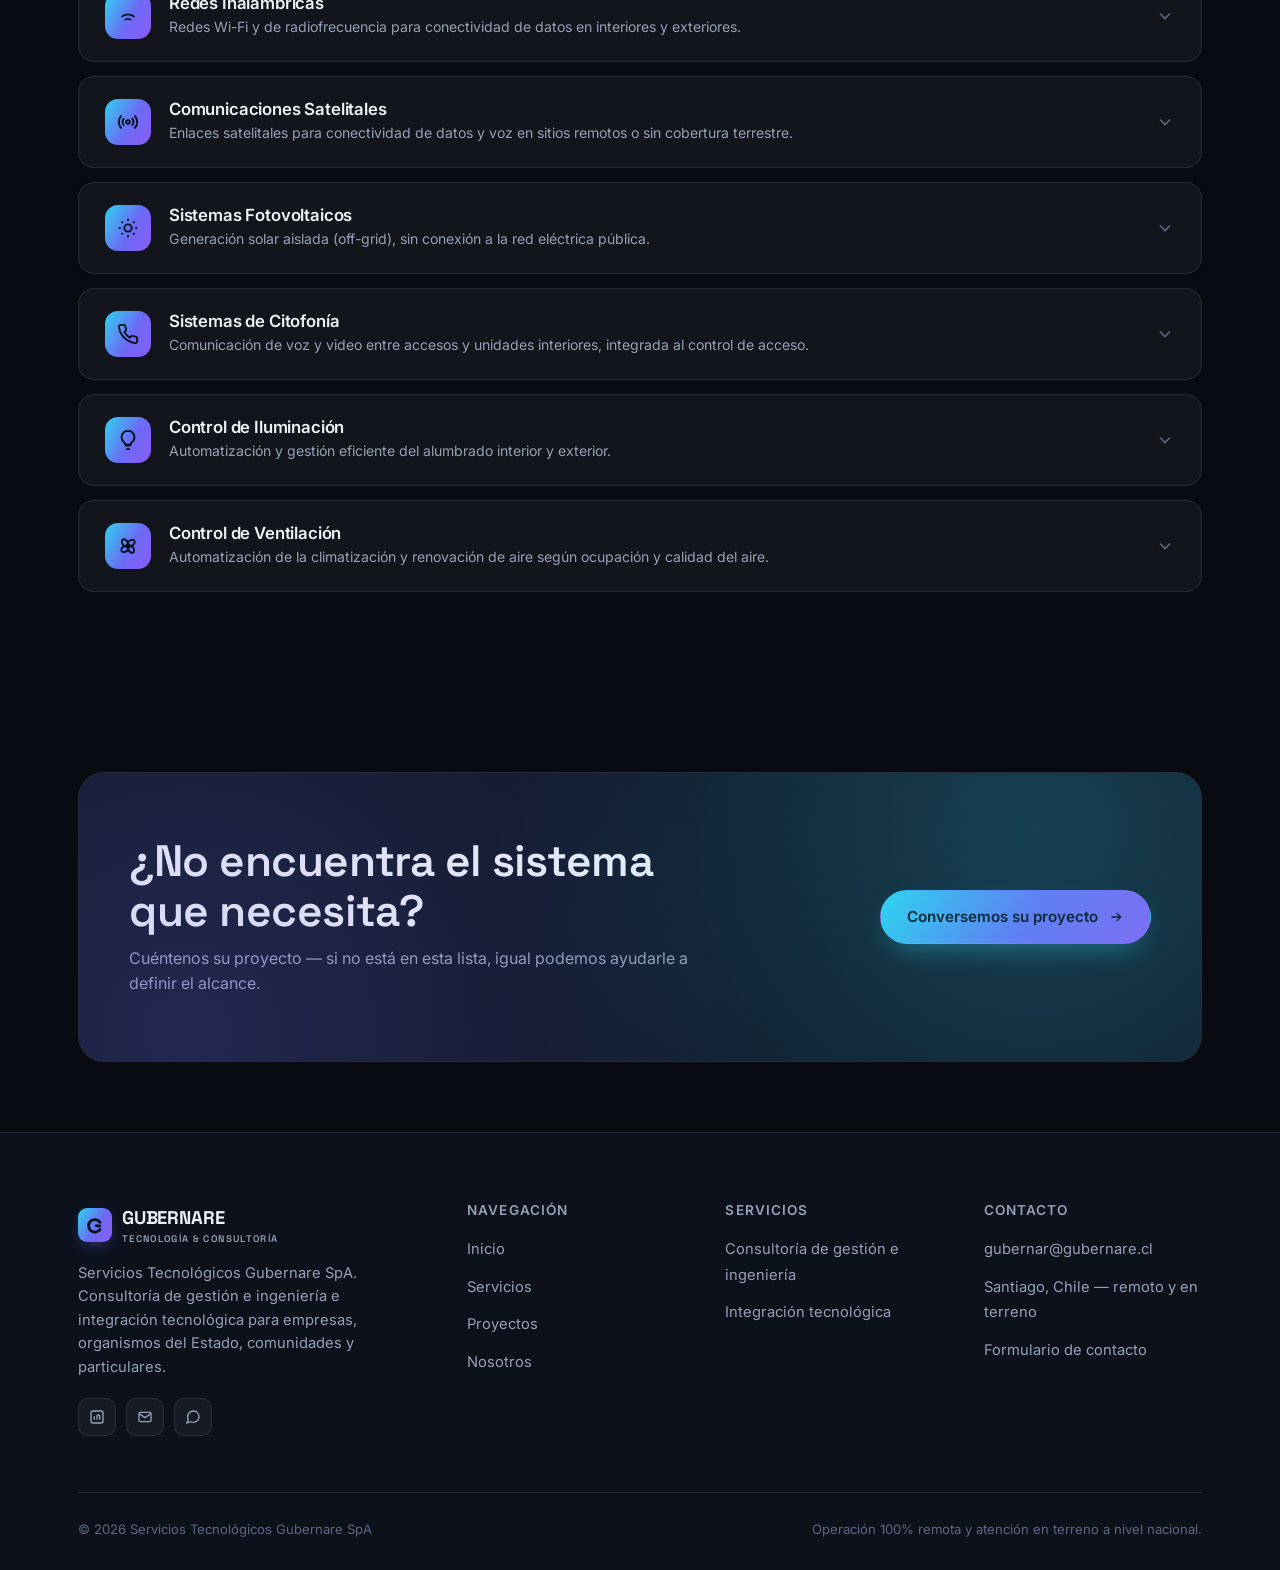
<file: proyectos.html>
<!doctype html>
<html lang="es">
<head>
<meta charset="UTF-8">
<meta name="viewport" content="width=device-width, initial-scale=1.0">
<title>Proyectos — Gubernare</title>
<meta name="description" content="Sistemas y proyectos en los que Gubernare asesora y acompaña: CCTV, control de acceso, data center, redes, fotovoltaica y más.">
<link rel="icon" type="image/svg+xml" href="assets/favicon.svg">
<link rel="preconnect" href="https://fonts.googleapis.com">
<link rel="preconnect" href="https://fonts.gstatic.com" crossorigin>
<link href="https://fonts.googleapis.com/css2?family=Inter:wght@400;500;600;700&family=Space+Grotesk:wght@500;600;700&display=swap" rel="stylesheet">
<link rel="stylesheet" href="css/styles.css?v=20261008">
</head>
<body>

<nav class="nav" id="siteNav">
  <div class="container">
    <a href="index.html" class="brand">
      <span class="brand-mark"><svg viewBox="0 0 100 100" fill="none" aria-hidden="true"><path d="M 76.21 68.35 A 32 32 0 1 1 76.21 31.65" stroke="currentColor" stroke-width="14" stroke-linecap="round"/><rect x="50" y="43" width="32" height="14" rx="7" fill="currentColor"/></svg></span>
      <span>GUBERNARE<small>Tecnología &amp; Consultoría</small></span>
    </a>
    <div class="nav-links">
      <a href="index.html">Inicio</a>
      <a href="servicios.html">Servicios</a>
      <a href="proyectos.html">Proyectos</a>
      <a href="nosotros.html">Nosotros</a>
      <a href="contacto.html">Contacto</a>
    </div>
    <div class="nav-actions">
      <a href="contacto.html" class="btn btn-primary">Hablemos</a>
      <button class="nav-toggle" aria-label="Abrir menú" id="navToggle"><span></span></button>
    </div>
  </div>
</nav>
<div class="mobile-panel" id="mobilePanel">
  <a href="index.html">Inicio</a>
  <a href="servicios.html">Servicios</a>
  <a href="proyectos.html">Proyectos</a>
  <a href="nosotros.html">Nosotros</a>
  <a href="contacto.html">Contacto</a>
  <a href="contacto.html" class="btn btn-primary btn-block">Hablemos</a>
</div>

<header class="page-header">
  <div class="hero-glow" style="opacity:.6"></div>
  <div class="grid-fade"></div>
  <div class="container">
    <span class="eyebrow reveal"><span class="dot"></span> Proyectos</span>
    <h1 class="reveal" style="font-size:clamp(2.2rem,4.6vw,3.4rem)">Sistemas en los que asesoramos y acompañamos la puesta en marcha</h1>
    <p class="lead reveal">Desde CCTV y control de acceso hasta data center y energía fotovoltaica: estos son algunos de los sistemas en los que asesoramos y acompañamos a nuestros clientes de principio a fin.</p>
  </div>
</header>

<section class="section">
  <div class="container">

    <div class="proj-list">

      <details class="proj-item reveal" open>
        <summary class="proj-summary">
          <span class="proj-icon"><svg viewBox="0 0 24 24" fill="none" stroke="currentColor" stroke-width="2"><path d="M23 7l-7 5 7 5V7Z"/><rect x="1" y="5" width="15" height="14" rx="2"/></svg></span>
          <span class="proj-summary-text">
            <h3>Sistemas de CCTV</h3>
            <p>Circuitos cerrados de televisión para vigilancia perimetral e interior, con monitoreo remoto.</p>
          </span>
          <svg class="proj-chevron" viewBox="0 0 24 24" fill="none" stroke="currentColor" stroke-width="2"><path d="m6 9 6 6 6-6"/></svg>
        </summary>
        <div class="proj-body">
          <p>Diseño y acompañamiento en la instalación de circuitos cerrados de televisión (CCTV) para vigilancia perimetral e interior, con analítica de video y monitoreo remoto, integrados a la operación de seguridad del recinto.</p>
        </div>
      </details>

      <details class="proj-item reveal">
        <summary class="proj-summary">
          <span class="proj-icon"><svg viewBox="0 0 24 24" fill="none" stroke="currentColor" stroke-width="2"><rect x="2" y="3" width="20" height="14" rx="2"/><path d="M8 21h8M12 17v4"/></svg></span>
          <span class="proj-summary-text">
            <h3>Centros de Control</h3>
            <p>Salas de operación y monitoreo centralizado que integran múltiples sistemas en un mismo punto de gestión.</p>
          </span>
          <svg class="proj-chevron" viewBox="0 0 24 24" fill="none" stroke="currentColor" stroke-width="2"><path d="m6 9 6 6 6-6"/></svg>
        </summary>
        <div class="proj-body">
          <p>Diseño de salas de control y operación (tipo NOC/SOC/COC) que centralizan la visualización y gestión de los distintos sistemas del recinto o de una red de instalaciones.</p>
        </div>
      </details>

      <details class="proj-item reveal">
        <summary class="proj-summary">
          <span class="proj-icon"><svg viewBox="0 0 24 24" fill="none" stroke="currentColor" stroke-width="2"><rect x="3" y="11" width="18" height="11" rx="2"/><path d="M7 11V7a5 5 0 0 1 10 0v4"/></svg></span>
          <span class="proj-summary-text">
            <h3>Control de Acceso</h3>
            <p>Identificación y control de ingreso (tarjetas, biometría, torniquetes) integrado a la seguridad del recinto.</p>
          </span>
          <svg class="proj-chevron" viewBox="0 0 24 24" fill="none" stroke="currentColor" stroke-width="2"><path d="m6 9 6 6 6-6"/></svg>
        </summary>
        <div class="proj-body">
          <p>Sistemas de identificación y control de ingreso — tarjetas, biometría, torniquetes y barreras — integrados a la gestión de seguridad y, cuando corresponde, al control de acceso de personas y vehículos.</p>
        </div>
      </details>

      <details class="proj-item reveal">
        <summary class="proj-summary">
          <span class="proj-icon"><svg viewBox="0 0 24 24" fill="none" stroke="currentColor" stroke-width="2"><path d="M12 9v4m0 4h.01M10.3 3.9 1.8 18a2 2 0 0 0 1.7 3h17a2 2 0 0 0 1.7-3L13.7 3.9a2 2 0 0 0-3.4 0Z"/></svg></span>
          <span class="proj-summary-text">
            <h3>Sistemas de Señalización Variable</h3>
            <p>Paneles de mensaje variable (VMS) para gestión de tránsito e información vial.</p>
          </span>
          <svg class="proj-chevron" viewBox="0 0 24 24" fill="none" stroke="currentColor" stroke-width="2"><path d="m6 9 6 6 6-6"/></svg>
        </summary>
        <div class="proj-body">
          <p>Paneles de mensaje variable (VMS/SMV) para gestión de tránsito, información vial y alertas en carreteras, túneles y vías urbanas.</p>
        </div>
      </details>

      <details class="proj-item reveal">
        <summary class="proj-summary">
          <span class="proj-icon"><svg viewBox="0 0 24 24" fill="none" stroke="currentColor" stroke-width="2"><path d="M17.5 19a4.5 4.5 0 0 0 0-9 6 6 0 0 0-11.6 1.7A4 4 0 0 0 6.5 19h11Z"/></svg></span>
          <span class="proj-summary-text">
            <h3>Sistemas Meteorológicos</h3>
            <p>Estaciones y redes de sensores para monitoreo de variables climáticas y ambientales.</p>
          </span>
          <svg class="proj-chevron" viewBox="0 0 24 24" fill="none" stroke="currentColor" stroke-width="2"><path d="m6 9 6 6 6-6"/></svg>
        </summary>
        <div class="proj-body">
          <p>Estaciones y redes de sensores para el monitoreo de variables climáticas y ambientales en tiempo real, con transmisión de datos a un centro de gestión.</p>
        </div>
      </details>

      <details class="proj-item reveal">
        <summary class="proj-summary">
          <span class="proj-icon"><svg viewBox="0 0 24 24" fill="none" stroke="currentColor" stroke-width="2"><rect x="2" y="2" width="20" height="8" rx="2"/><rect x="2" y="14" width="20" height="8" rx="2"/><path d="M6 6h.01M6 18h.01"/></svg></span>
          <span class="proj-summary-text">
            <h3>Data Center</h3>
            <p>Infraestructura crítica para alojamiento de servidores y equipos de TI, con redundancia según disponibilidad requerida.</p>
          </span>
          <svg class="proj-chevron" viewBox="0 0 24 24" fill="none" stroke="currentColor" stroke-width="2"><path d="m6 9 6 6 6-6"/></svg>
        </summary>
        <div class="proj-body">
          <p>Infraestructura crítica para alojamiento de servidores y equipos de TI — eléctrica, climatización, cableado y seguridad — con el nivel de redundancia que defina el proyecto.</p>
        </div>
      </details>

      <details class="proj-item reveal">
        <summary class="proj-summary">
          <span class="proj-icon"><svg viewBox="0 0 24 24" fill="none" stroke="currentColor" stroke-width="2"><path d="M9.6 4.6a2 2 0 1 1 1.4 3.4H2m10.6 12a2 2 0 1 0 1.4-3.4H2m15.6-8a2 2 0 1 1 1.4 3.4H2"/></svg></span>
          <span class="proj-summary-text">
            <h3>Calidad de Aire en Lugares Confinados</h3>
            <p>Monitoreo y ventilación forzada para espacios confinados, con condiciones seguras de trabajo.</p>
          </span>
          <svg class="proj-chevron" viewBox="0 0 24 24" fill="none" stroke="currentColor" stroke-width="2"><path d="m6 9 6 6 6-6"/></svg>
        </summary>
        <div class="proj-body">
          <p>Sistemas de monitoreo de gases y ventilación forzada para espacios confinados, orientados a mantener condiciones seguras de trabajo para las personas.</p>
        </div>
      </details>

      <details class="proj-item reveal">
        <summary class="proj-summary">
          <span class="proj-icon"><svg viewBox="0 0 24 24" fill="none" stroke="currentColor" stroke-width="2"><path d="M14.7 6.3a1 1 0 0 0 0 1.4l1.6 1.6a1 1 0 0 0 1.4 0l3.77-3.77a6 6 0 0 1-7.94 7.94l-6.91 6.91a2.12 2.12 0 0 1-3-3l6.91-6.91a6 6 0 0 1 7.94-7.94l-3.76 3.76Z"/></svg></span>
          <span class="proj-summary-text">
            <h3>Redes de Fibra Óptica</h3>
            <p>Backbone de datos de alta capacidad para interconexión de sitios, edificios y sistemas.</p>
          </span>
          <svg class="proj-chevron" viewBox="0 0 24 24" fill="none" stroke="currentColor" stroke-width="2"><path d="m6 9 6 6 6-6"/></svg>
        </summary>
        <div class="proj-body">
          <p>Diseño y tendido de redes de fibra óptica como backbone de datos de alta capacidad, para interconexión de sitios, edificios y sistemas.</p>
        </div>
      </details>

      <details class="proj-item reveal">
        <summary class="proj-summary">
          <span class="proj-icon"><svg viewBox="0 0 24 24" fill="none" stroke="currentColor" stroke-width="2"><path d="M5 13a10 10 0 0 1 14 0M8.5 16.5a5 5 0 0 1 7 0M12 20h.01"/></svg></span>
          <span class="proj-summary-text">
            <h3>Redes Inalámbricas</h3>
            <p>Redes Wi-Fi y de radiofrecuencia para conectividad de datos en interiores y exteriores.</p>
          </span>
          <svg class="proj-chevron" viewBox="0 0 24 24" fill="none" stroke="currentColor" stroke-width="2"><path d="m6 9 6 6 6-6"/></svg>
        </summary>
        <div class="proj-body">
          <p>Redes Wi-Fi y de radiofrecuencia para conectividad de datos en interiores y exteriores, incluyendo enlaces punto a punto entre sitios.</p>
        </div>
      </details>

      <details class="proj-item reveal">
        <summary class="proj-summary">
          <span class="proj-icon"><svg viewBox="0 0 24 24" fill="none" stroke="currentColor" stroke-width="2"><circle cx="12" cy="12" r="2"/><path d="M16.24 7.76a6 6 0 0 1 0 8.49m-8.48-8.49a6 6 0 0 0 0 8.49M19.07 4.93a10 10 0 0 1 0 14.14M4.93 4.93a10 10 0 0 0 0 14.14"/></svg></span>
          <span class="proj-summary-text">
            <h3>Comunicaciones Satelitales</h3>
            <p>Enlaces satelitales para conectividad de datos y voz en sitios remotos o sin cobertura terrestre.</p>
          </span>
          <svg class="proj-chevron" viewBox="0 0 24 24" fill="none" stroke="currentColor" stroke-width="2"><path d="m6 9 6 6 6-6"/></svg>
        </summary>
        <div class="proj-body">
          <p>Enlaces satelitales para conectividad de datos y voz en sitios remotos, faenas aisladas o sin cobertura de redes terrestres.</p>
        </div>
      </details>

      <details class="proj-item reveal">
        <summary class="proj-summary">
          <span class="proj-icon"><svg viewBox="0 0 24 24" fill="none" stroke="currentColor" stroke-width="2"><circle cx="12" cy="12" r="4"/><path d="M12 2v2M12 20v2M4.9 4.9l1.4 1.4M17.7 17.7l1.4 1.4M2 12h2M20 12h2M4.9 19.1l1.4-1.4M17.7 6.3l1.4-1.4"/></svg></span>
          <span class="proj-summary-text">
            <h3>Sistemas Fotovoltaicos</h3>
            <p>Generación solar aislada (off-grid), sin conexión a la red eléctrica pública.</p>
          </span>
          <svg class="proj-chevron" viewBox="0 0 24 24" fill="none" stroke="currentColor" stroke-width="2"><path d="m6 9 6 6 6-6"/></svg>
        </summary>
        <div class="proj-body">
          <p>Diseño y acompañamiento en la instalación de sistemas fotovoltaicos aislados (off-grid), con acumulación en baterías, para sitios sin acceso a la red eléctrica pública o que requieren independencia total de la red.</p>
        </div>
      </details>

      <details class="proj-item reveal">
        <summary class="proj-summary">
          <span class="proj-icon"><svg viewBox="0 0 24 24" fill="none" stroke="currentColor" stroke-width="2"><path d="M22 16.92v3a2 2 0 0 1-2.18 2 19.79 19.79 0 0 1-8.63-3.07 19.5 19.5 0 0 1-6-6 19.79 19.79 0 0 1-3.07-8.67A2 2 0 0 1 4.11 2h3a2 2 0 0 1 2 1.72c.13.96.36 1.9.7 2.81a2 2 0 0 1-.45 2.11L8.09 9.91a16 16 0 0 0 6 6l1.27-1.27a2 2 0 0 1 2.11-.45c.9.34 1.85.57 2.81.7A2 2 0 0 1 22 16.92Z"/></svg></span>
          <span class="proj-summary-text">
            <h3>Sistemas de Citofonía</h3>
            <p>Comunicación de voz y video entre accesos y unidades interiores, integrada al control de acceso.</p>
          </span>
          <svg class="proj-chevron" viewBox="0 0 24 24" fill="none" stroke="currentColor" stroke-width="2"><path d="m6 9 6 6 6-6"/></svg>
        </summary>
        <div class="proj-body">
          <p>Sistemas de citofonía y videoportero para comunicación entre accesos y unidades interiores, integrados al control de acceso del recinto.</p>
        </div>
      </details>

      <details class="proj-item reveal">
        <summary class="proj-summary">
          <span class="proj-icon"><svg viewBox="0 0 24 24" fill="none" stroke="currentColor" stroke-width="2"><path d="M9 18h6M10 22h4M12 2a7 7 0 0 0-4 12.7c.6.5 1 1.2 1 2.05V17h6v-.25c0-.85.4-1.55 1-2.05A7 7 0 0 0 12 2Z"/></svg></span>
          <span class="proj-summary-text">
            <h3>Control de Iluminación</h3>
            <p>Automatización y gestión eficiente del alumbrado interior y exterior.</p>
          </span>
          <svg class="proj-chevron" viewBox="0 0 24 24" fill="none" stroke="currentColor" stroke-width="2"><path d="m6 9 6 6 6-6"/></svg>
        </summary>
        <div class="proj-body">
          <p>Automatización del alumbrado interior y exterior — por horario, sensores de presencia o luminosidad — para una gestión más eficiente del consumo.</p>
        </div>
      </details>

      <details class="proj-item reveal">
        <summary class="proj-summary">
          <span class="proj-icon"><svg viewBox="0 0 24 24" fill="none" stroke="currentColor" stroke-width="2"><circle cx="12" cy="12" r="1.6"/><path d="M12 10.4c0-3 2-5 5-5s3 3 1 5-4 1.5-6 0Zm0 3.2c0 3-2 5-5 5s-3-3-1-5 4-1.5 6 0Zm1.6-1.6c3 0 5 2 5 5s-3 3-5 1-1.5-4 0-6Zm-3.2 0c-3 0-5-2-5-5s3-3 5-1 1.5 4 0 6Z"/></svg></span>
          <span class="proj-summary-text">
            <h3>Control de Ventilación</h3>
            <p>Automatización de la climatización y renovación de aire según ocupación y calidad del aire.</p>
          </span>
          <svg class="proj-chevron" viewBox="0 0 24 24" fill="none" stroke="currentColor" stroke-width="2"><path d="m6 9 6 6 6-6"/></svg>
        </summary>
        <div class="proj-body">
          <p>Automatización de la ventilación y renovación de aire de recintos, ajustando el funcionamiento de los equipos según ocupación y calidad del aire.</p>
        </div>
      </details>

    </div>

  </div>
</section>

<section class="section-tight">
  <div class="container">
    <div class="cta-band reveal">
      <div class="cta-band-text">
        <h2 style="margin-bottom:10px">¿No encuentra el sistema que necesita?</h2>
        <p style="margin:0">Cuéntenos su proyecto — si no está en esta lista, igual podemos ayudarle a definir el alcance.</p>
      </div>
      <div class="cta-band-actions">
        <a href="contacto.html" class="btn btn-primary">Conversemos su proyecto
          <svg viewBox="0 0 24 24" fill="none" stroke="currentColor" stroke-width="2"><path d="M5 12h14M13 6l6 6-6 6"/></svg>
        </a>
      </div>
    </div>
  </div>
</section>

<footer class="footer">
  <div class="container">
    <div class="footer-grid">
      <div class="footer-brand">
        <div class="brand"><span class="brand-mark"><svg viewBox="0 0 100 100" fill="none" aria-hidden="true"><path d="M 76.21 68.35 A 32 32 0 1 1 76.21 31.65" stroke="currentColor" stroke-width="14" stroke-linecap="round"/><rect x="50" y="43" width="32" height="14" rx="7" fill="currentColor"/></svg></span><span>GUBERNARE<small>Tecnología &amp; Consultoría</small></span></div>
        <p>Servicios Tecnológicos Gubernare SpA. Consultoría de gestión e ingeniería e integración tecnológica para empresas, organismos del Estado, comunidades y particulares.</p>
        <div class="social-row">
          <a href="#" aria-label="LinkedIn"><svg viewBox="0 0 24 24" fill="none" stroke="currentColor" stroke-width="2"><rect x="3" y="3" width="18" height="18" rx="3"/><path d="M8 11v5M8 8v.01M12 16v-5m0 0c0-1.5 1-2 2-2s2 .5 2 2v5"/></svg></a>
          <a href="mailto:gubernar@gubernare.cl" aria-label="Correo"><svg viewBox="0 0 24 24" fill="none" stroke="currentColor" stroke-width="2"><rect x="3" y="5" width="18" height="14" rx="2"/><path d="m3 7 9 6 9-6"/></svg></a>
          <a href="https://wa.me/56942054080" aria-label="WhatsApp" target="_blank" rel="noopener"><svg viewBox="0 0 24 24" fill="none" stroke="currentColor" stroke-width="2"><path d="M21 11.5a8.38 8.38 0 0 1-.9 3.8 8.5 8.5 0 0 1-7.6 4.7 8.38 8.38 0 0 1-3.8-.9L3 21l1.9-5.7a8.38 8.38 0 0 1-.9-3.8 8.5 8.5 0 0 1 4.7-7.6 8.38 8.38 0 0 1 3.8-.9h.5a8.48 8.48 0 0 1 8 8v.5Z"/></svg></a>
        </div>
      </div>
      <div>
        <h4>Navegación</h4>
        <ul>
          <li><a href="index.html">Inicio</a></li>
          <li><a href="servicios.html">Servicios</a></li>
          <li><a href="proyectos.html">Proyectos</a></li>
          <li><a href="nosotros.html">Nosotros</a></li>
        </ul>
      </div>
      <div>
        <h4>Servicios</h4>
        <ul>
          <li><a href="servicios.html#consultoria">Consultoría de gestión e ingeniería</a></li>
          <li><a href="servicios.html#integracion">Integración tecnológica</a></li>
        </ul>
      </div>
      <div>
        <h4>Contacto</h4>
        <ul>
          <li><a href="mailto:gubernar@gubernare.cl">gubernar@gubernare.cl</a></li>
          <li><a href="nosotros.html">Santiago, Chile — remoto y en terreno</a></li>
          <li><a href="contacto.html">Formulario de contacto</a></li>
        </ul>
      </div>
    </div>
    <div class="footer-bottom">
      <span>&copy; <span data-year></span> Servicios Tecnológicos Gubernare SpA</span>
      <span>Operación 100% remota y atención en terreno a nivel nacional.</span>
    </div>
  </div>
</footer>

<script src="js/i18n.js?v=20261008"></script>
<script src="js/main.js?v=20261008" defer></script>
</body>
</html>
</file>
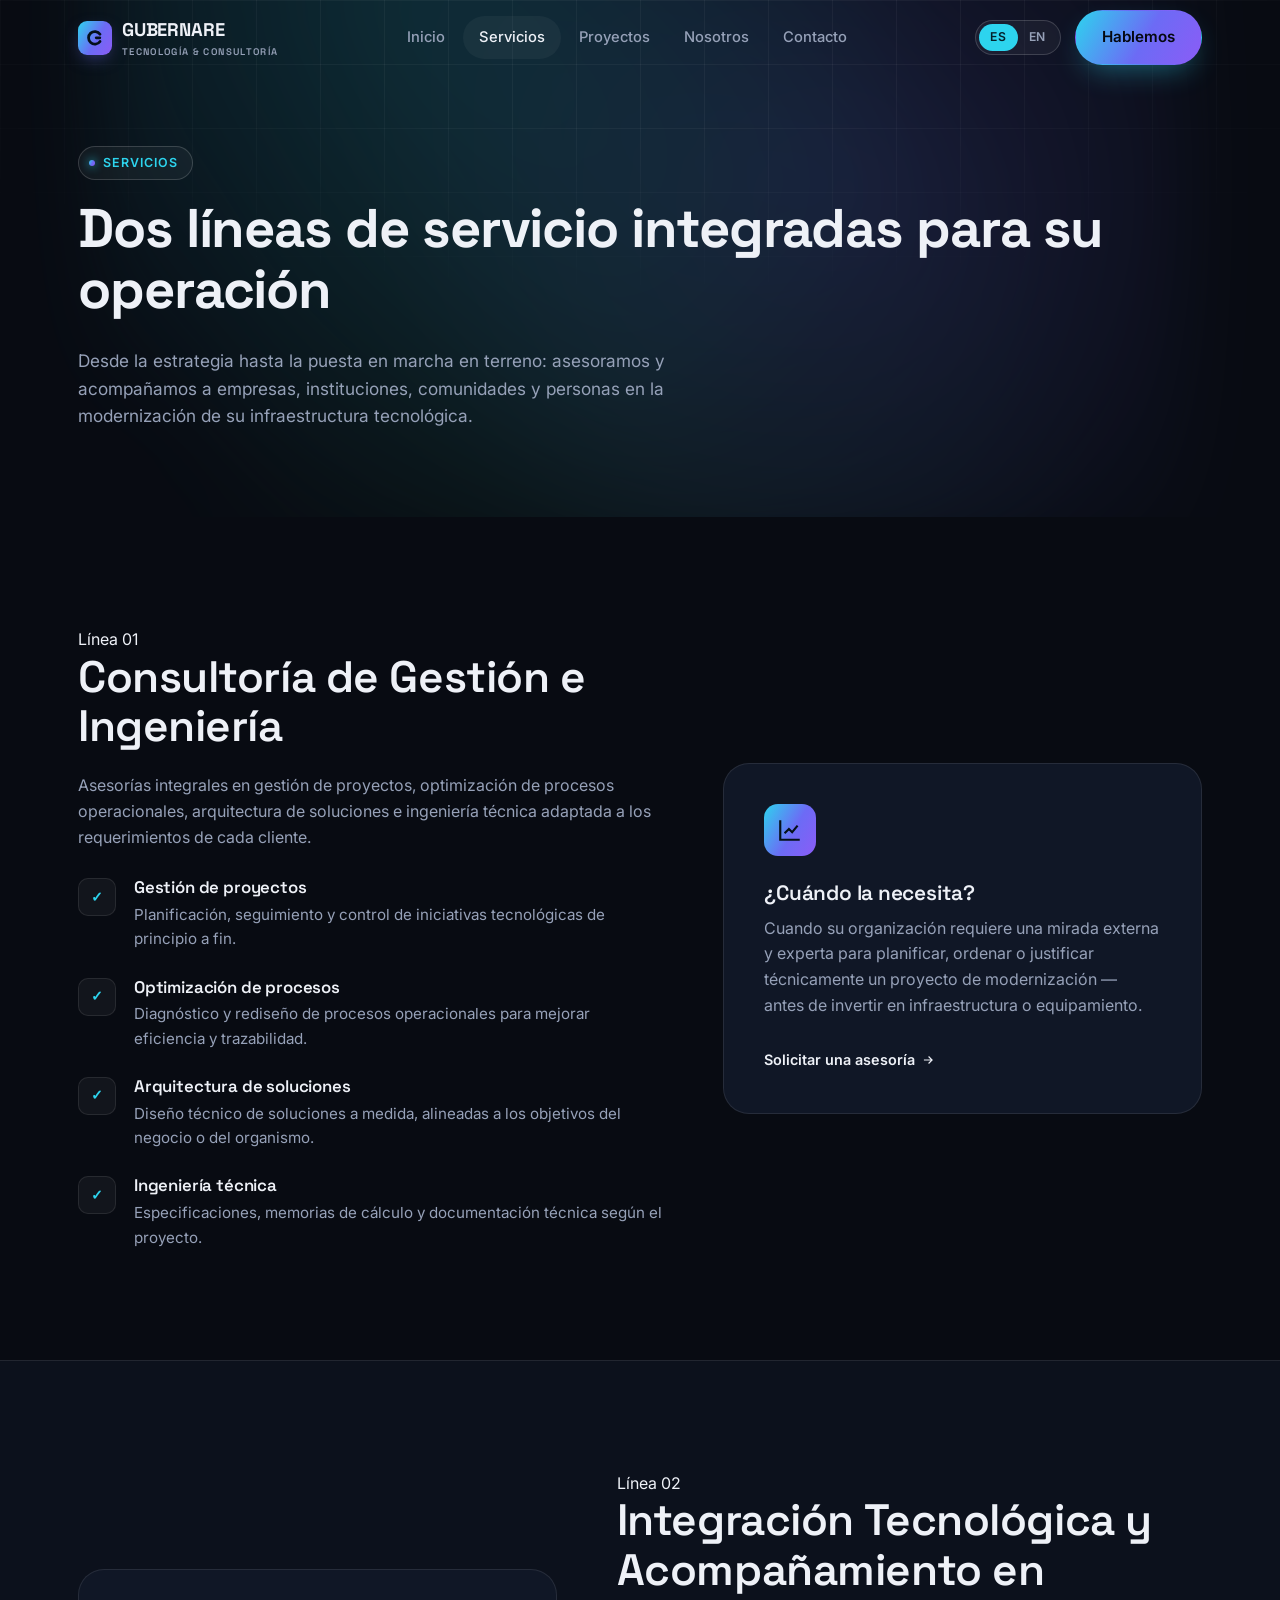
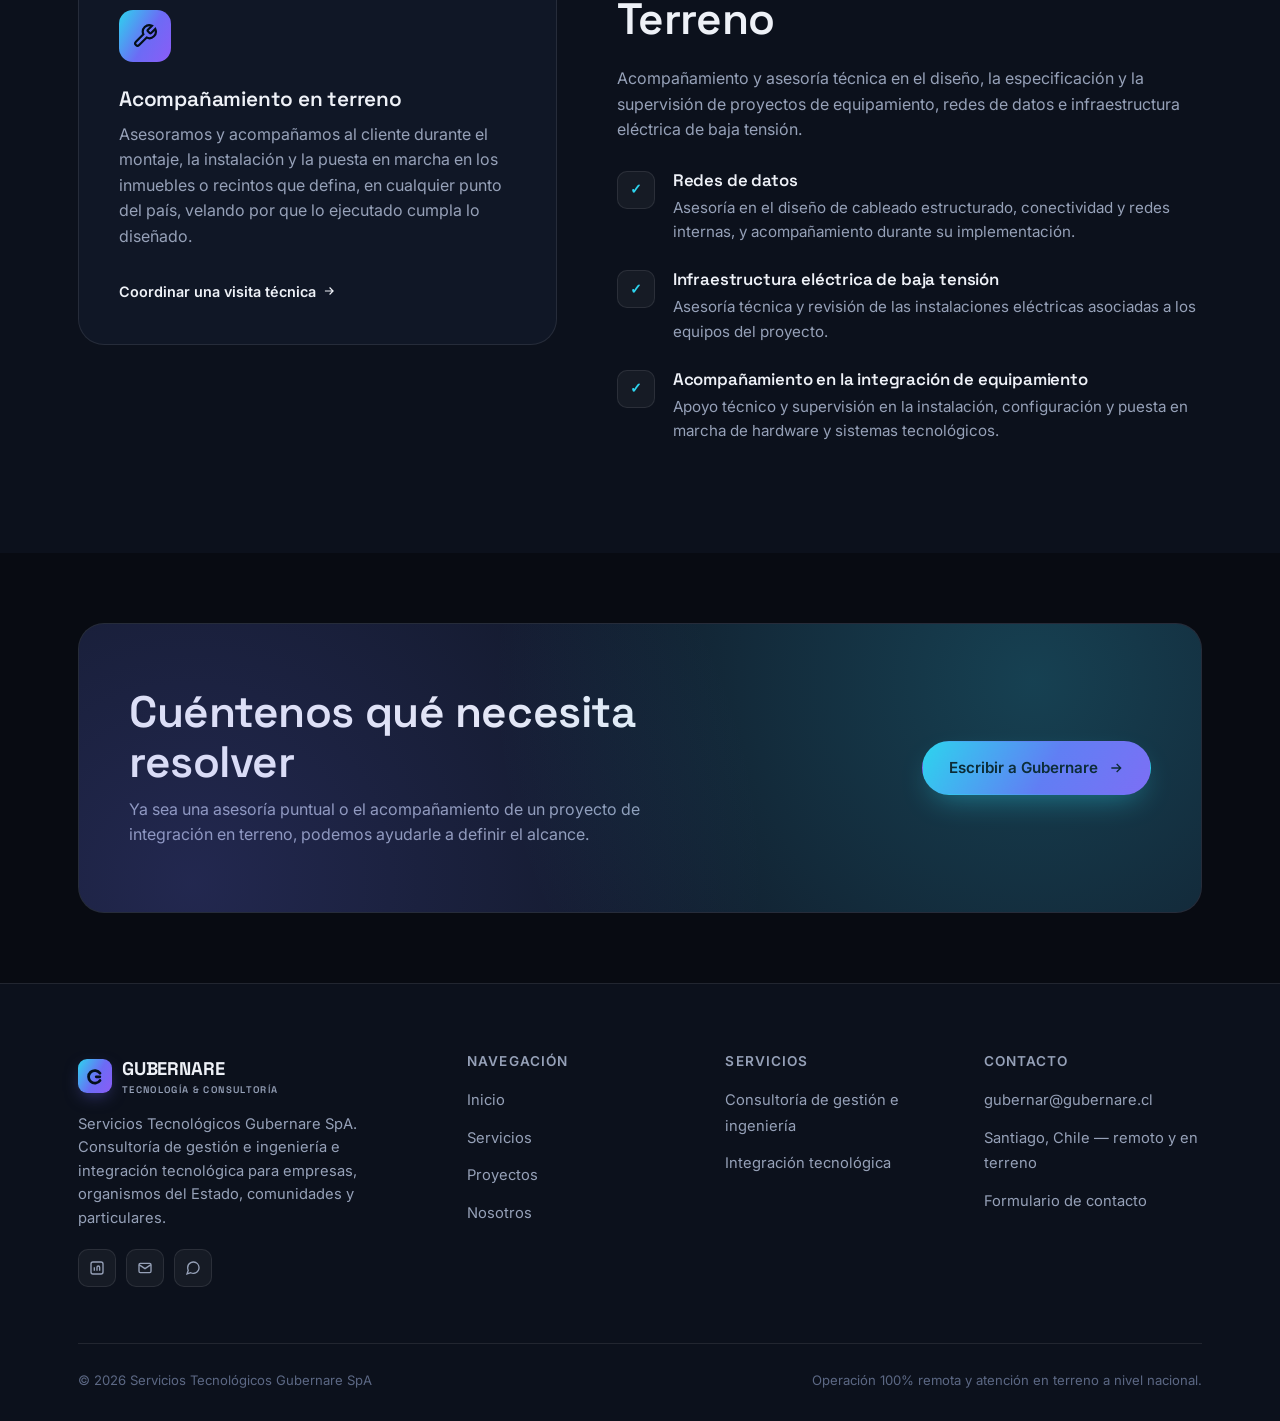
<file: servicios.html>
<!doctype html>
<html lang="es">
<head>
<meta charset="UTF-8">
<meta name="viewport" content="width=device-width, initial-scale=1.0">
<title>Servicios — Gubernare</title>
<meta name="description" content="Consultoría de gestión e ingeniería e integración tecnológica en terreno. Conozca en detalle las dos líneas de servicio de Gubernare.">
<link rel="icon" type="image/svg+xml" href="assets/favicon.svg">
<link rel="preconnect" href="https://fonts.googleapis.com">
<link rel="preconnect" href="https://fonts.gstatic.com" crossorigin>
<link href="https://fonts.googleapis.com/css2?family=Inter:wght@400;500;600;700&family=Space+Grotesk:wght@500;600;700&display=swap" rel="stylesheet">
<link rel="stylesheet" href="css/styles.css?v=20261008">
</head>
<body>

<nav class="nav" id="siteNav">
  <div class="container">
    <a href="index.html" class="brand">
      <span class="brand-mark"><svg viewBox="0 0 100 100" fill="none" aria-hidden="true"><path d="M 76.21 68.35 A 32 32 0 1 1 76.21 31.65" stroke="currentColor" stroke-width="14" stroke-linecap="round"/><rect x="50" y="43" width="32" height="14" rx="7" fill="currentColor"/></svg></span>
      <span>GUBERNARE<small>Tecnología &amp; Consultoría</small></span>
    </a>
    <div class="nav-links">
      <a href="index.html">Inicio</a>
      <a href="servicios.html">Servicios</a>
      <a href="proyectos.html">Proyectos</a>
      <a href="nosotros.html">Nosotros</a>
      <a href="contacto.html">Contacto</a>
    </div>
    <div class="nav-actions">
      <a href="contacto.html" class="btn btn-primary">Hablemos</a>
      <button class="nav-toggle" aria-label="Abrir menú" id="navToggle"><span></span></button>
    </div>
  </div>
</nav>
<div class="mobile-panel" id="mobilePanel">
  <a href="index.html">Inicio</a>
  <a href="servicios.html">Servicios</a>
  <a href="proyectos.html">Proyectos</a>
  <a href="nosotros.html">Nosotros</a>
  <a href="contacto.html">Contacto</a>
  <a href="contacto.html" class="btn btn-primary btn-block">Hablemos</a>
</div>

<header class="page-header">
  <div class="hero-glow" style="opacity:.6"></div>
  <div class="grid-fade"></div>
  <div class="container">
    <span class="eyebrow reveal"><span class="dot"></span> Servicios</span>
    <h1 class="reveal" style="font-size:clamp(2.2rem,4.6vw,3.4rem)">Dos líneas de servicio integradas para su operación</h1>
    <p class="lead reveal">Desde la estrategia hasta la puesta en marcha en terreno: asesoramos y acompañamos a empresas, instituciones, comunidades y personas en la modernización de su infraestructura tecnológica.</p>
  </div>
</header>

<section class="section" id="consultoria">
  <div class="container">
    <div class="two-col">
      <div class="reveal">
        <span class="tag">Línea 01</span>
        <h2>Consultoría de Gestión e Ingeniería</h2>
        <p style="margin-bottom:28px">Asesorías integrales en gestión de proyectos, optimización de procesos operacionales, arquitectura de soluciones e ingeniería técnica adaptada a los requerimientos de cada cliente.</p>
        <div class="feature-list">
          <div class="feature-item">
            <span class="num">✓</span>
            <div><h4>Gestión de proyectos</h4><p>Planificación, seguimiento y control de iniciativas tecnológicas de principio a fin.</p></div>
          </div>
          <div class="feature-item">
            <span class="num">✓</span>
            <div><h4>Optimización de procesos</h4><p>Diagnóstico y rediseño de procesos operacionales para mejorar eficiencia y trazabilidad.</p></div>
          </div>
          <div class="feature-item">
            <span class="num">✓</span>
            <div><h4>Arquitectura de soluciones</h4><p>Diseño técnico de soluciones a medida, alineadas a los objetivos del negocio o del organismo.</p></div>
          </div>
          <div class="feature-item">
            <span class="num">✓</span>
            <div><h4>Ingeniería técnica</h4><p>Especificaciones, memorias de cálculo y documentación técnica según el proyecto.</p></div>
          </div>
        </div>
      </div>
      <div class="panel reveal">
        <div class="card-icon" style="margin-bottom:26px">
          <svg viewBox="0 0 24 24" fill="none" stroke="currentColor" stroke-width="2"><path d="M3 3v18h18M7 15l4-4 3 3 5-6"/></svg>
        </div>
        <h3>¿Cuándo la necesita?</h3>
        <p>Cuando su organización requiere una mirada externa y experta para planificar, ordenar o justificar técnicamente un proyecto de modernización — antes de invertir en infraestructura o equipamiento.</p>
        <a href="contacto.html" class="card-link">Solicitar una asesoría
          <svg viewBox="0 0 24 24" fill="none" stroke="currentColor" stroke-width="2"><path d="M5 12h14M13 6l6 6-6 6"/></svg>
        </a>
      </div>
    </div>
  </div>
</section>

<section class="section section-alt section-border-top" id="integracion">
  <div class="container">
    <div class="two-col reverse">
      <div class="panel reveal">
        <div class="card-icon" style="margin-bottom:26px">
          <svg viewBox="0 0 24 24" fill="none" stroke="currentColor" stroke-width="2"><path d="M14.7 6.3a1 1 0 0 0 0 1.4l1.6 1.6a1 1 0 0 0 1.4 0l3.77-3.77a6 6 0 0 1-7.94 7.94l-6.91 6.91a2.12 2.12 0 0 1-3-3l6.91-6.91a6 6 0 0 1 7.94-7.94l-3.76 3.76Z"/></svg>
        </div>
        <h3>Acompañamiento en terreno</h3>
        <p>Asesoramos y acompañamos al cliente durante el montaje, la instalación y la puesta en marcha en los inmuebles o recintos que defina, en cualquier punto del país, velando por que lo ejecutado cumpla lo diseñado.</p>
        <a href="contacto.html" class="card-link">Coordinar una visita técnica
          <svg viewBox="0 0 24 24" fill="none" stroke="currentColor" stroke-width="2"><path d="M5 12h14M13 6l6 6-6 6"/></svg>
        </a>
      </div>
      <div class="reveal">
        <span class="tag">Línea 02</span>
        <h2>Integración Tecnológica y Acompañamiento en Terreno</h2>
        <p style="margin-bottom:28px">Acompañamiento y asesoría técnica en el diseño, la especificación y la supervisión de proyectos de equipamiento, redes de datos e infraestructura eléctrica de baja tensión.</p>
        <div class="feature-list">
          <div class="feature-item">
            <span class="num">✓</span>
            <div><h4>Redes de datos</h4><p>Asesoría en el diseño de cableado estructurado, conectividad y redes internas, y acompañamiento durante su implementación.</p></div>
          </div>
          <div class="feature-item">
            <span class="num">✓</span>
            <div><h4>Infraestructura eléctrica de baja tensión</h4><p>Asesoría técnica y revisión de las instalaciones eléctricas asociadas a los equipos del proyecto.</p></div>
          </div>
          <div class="feature-item">
            <span class="num">✓</span>
            <div><h4>Acompañamiento en la integración de equipamiento</h4><p>Apoyo técnico y supervisión en la instalación, configuración y puesta en marcha de hardware y sistemas tecnológicos.</p></div>
          </div>
        </div>
      </div>
    </div>
  </div>
</section>

<section class="section-tight">
  <div class="container">
    <div class="cta-band reveal">
      <div class="cta-band-text">
        <h2 style="margin-bottom:10px">Cuéntenos qué necesita resolver</h2>
        <p style="margin:0">Ya sea una asesoría puntual o el acompañamiento de un proyecto de integración en terreno, podemos ayudarle a definir el alcance.</p>
      </div>
      <div class="cta-band-actions">
        <a href="contacto.html" class="btn btn-primary">Escribir a Gubernare
          <svg viewBox="0 0 24 24" fill="none" stroke="currentColor" stroke-width="2"><path d="M5 12h14M13 6l6 6-6 6"/></svg>
        </a>
      </div>
    </div>
  </div>
</section>

<footer class="footer">
  <div class="container">
    <div class="footer-grid">
      <div class="footer-brand">
        <div class="brand"><span class="brand-mark"><svg viewBox="0 0 100 100" fill="none" aria-hidden="true"><path d="M 76.21 68.35 A 32 32 0 1 1 76.21 31.65" stroke="currentColor" stroke-width="14" stroke-linecap="round"/><rect x="50" y="43" width="32" height="14" rx="7" fill="currentColor"/></svg></span><span>GUBERNARE<small>Tecnología &amp; Consultoría</small></span></div>
        <p>Servicios Tecnológicos Gubernare SpA. Consultoría de gestión e ingeniería e integración tecnológica para empresas, organismos del Estado, comunidades y particulares.</p>
        <div class="social-row">
          <a href="#" aria-label="LinkedIn"><svg viewBox="0 0 24 24" fill="none" stroke="currentColor" stroke-width="2"><rect x="3" y="3" width="18" height="18" rx="3"/><path d="M8 11v5M8 8v.01M12 16v-5m0 0c0-1.5 1-2 2-2s2 .5 2 2v5"/></svg></a>
          <a href="mailto:gubernar@gubernare.cl" aria-label="Correo"><svg viewBox="0 0 24 24" fill="none" stroke="currentColor" stroke-width="2"><rect x="3" y="5" width="18" height="14" rx="2"/><path d="m3 7 9 6 9-6"/></svg></a>
          <a href="https://wa.me/56942054080" aria-label="WhatsApp" target="_blank" rel="noopener"><svg viewBox="0 0 24 24" fill="none" stroke="currentColor" stroke-width="2"><path d="M21 11.5a8.38 8.38 0 0 1-.9 3.8 8.5 8.5 0 0 1-7.6 4.7 8.38 8.38 0 0 1-3.8-.9L3 21l1.9-5.7a8.38 8.38 0 0 1-.9-3.8 8.5 8.5 0 0 1 4.7-7.6 8.38 8.38 0 0 1 3.8-.9h.5a8.48 8.48 0 0 1 8 8v.5Z"/></svg></a>
        </div>
      </div>
      <div>
        <h4>Navegación</h4>
        <ul>
          <li><a href="index.html">Inicio</a></li>
          <li><a href="servicios.html">Servicios</a></li>
          <li><a href="proyectos.html">Proyectos</a></li>
          <li><a href="nosotros.html">Nosotros</a></li>
        </ul>
      </div>
      <div>
        <h4>Servicios</h4>
        <ul>
          <li><a href="servicios.html#consultoria">Consultoría de gestión e ingeniería</a></li>
          <li><a href="servicios.html#integracion">Integración tecnológica</a></li>
        </ul>
      </div>
      <div>
        <h4>Contacto</h4>
        <ul>
          <li><a href="mailto:gubernar@gubernare.cl">gubernar@gubernare.cl</a></li>
          <li><a href="nosotros.html">Santiago, Chile — remoto y en terreno</a></li>
          <li><a href="contacto.html">Formulario de contacto</a></li>
        </ul>
      </div>
    </div>
    <div class="footer-bottom">
      <span>&copy; <span data-year></span> Servicios Tecnológicos Gubernare SpA</span>
      <span>Operación 100% remota y atención en terreno a nivel nacional.</span>
    </div>
  </div>
</footer>

<script src="js/i18n.js?v=20261008"></script>
<script src="js/main.js?v=20261008" defer></script>
</body>
</html>
</file>
<file: css/styles.css>
/* =========================================================
   GUBERNARE — Sistema de diseño
   Tech dark, glassmorphism sobrio, acentos en gradiente.
   ========================================================= */

:root{
  --bg:#080b12;
  --bg-alt:#0c111c;
  --bg-elevated:#101726;
  --surface:rgba(255,255,255,0.045);
  --surface-strong:rgba(255,255,255,0.07);
  --border:rgba(255,255,255,0.09);
  --border-strong:rgba(255,255,255,0.16);
  --text:#eef1f7;
  --text-muted:#96a1b8;
  --text-faint:#5c6884;
  --accent:#2dd4ee;
  --accent-2:#6c6bf5;
  --accent-3:#34d399;
  --accent-warn:#f5a623;
  --gradient-1:linear-gradient(120deg,#2dd4ee 0%,#6c6bf5 55%,#8b5cf6 100%);
  --gradient-2:linear-gradient(135deg,#34d399 0%,#2dd4ee 100%);
  --radius-sm:10px;
  --radius:16px;
  --radius-lg:26px;
  --shadow-lg:0 30px 80px -20px rgba(0,0,0,0.65);
  --shadow-sm:0 10px 30px -12px rgba(0,0,0,0.55);
  --maxw:1180px;
  --nav-h:76px;
  --ease:cubic-bezier(.22,.9,.24,1);
}

*,*::before,*::after{box-sizing:border-box;}
html{scroll-behavior:smooth;-webkit-text-size-adjust:100%;}
body{
  margin:0;
  background:var(--bg);
  color:var(--text);
  font-family:'Inter',-apple-system,BlinkMacSystemFont,'Segoe UI',Roboto,sans-serif;
  font-size:16px;
  line-height:1.6;
  -webkit-font-smoothing:antialiased;
  overflow-x:hidden;
}
h1,h2,h3,h4{
  font-family:'Space Grotesk','Inter',sans-serif;
  font-weight:600;
  line-height:1.12;
  margin:0 0 .5em;
  letter-spacing:-0.01em;
}
h1{font-size:clamp(2.4rem,5.6vw,4.4rem);font-weight:700;letter-spacing:-0.02em;}
h2{font-size:clamp(1.9rem,3.6vw,2.75rem);}
h3{font-size:1.3rem;}
p{margin:0 0 1em;color:var(--text-muted);}
a{color:inherit;text-decoration:none;}
img{max-width:100%;display:block;}
ul{margin:0;padding:0;list-style:none;}
button{font-family:inherit;}

.container{max-width:var(--maxw);margin:0 auto;padding:0 28px;}
section{position:relative;}

::selection{background:var(--accent);color:#04121a;}

/* ---------- background texture ---------- */
.grid-fade{
  position:absolute;inset:0;
  background-image:
    linear-gradient(rgba(255,255,255,.045) 1px,transparent 1px),
    linear-gradient(90deg,rgba(255,255,255,.045) 1px,transparent 1px);
  background-size:64px 64px;
  mask-image:radial-gradient(ellipse 70% 60% at 50% 0%,#000 40%,transparent 100%);
  pointer-events:none;
}

/* ---------- eyebrow / badges ---------- */
.eyebrow{
  display:inline-flex;align-items:center;gap:8px;
  font-size:.78rem;font-weight:600;letter-spacing:.08em;text-transform:uppercase;
  color:var(--accent);
  padding:6px 14px 6px 10px;
  border:1px solid var(--border-strong);
  border-radius:999px;
  background:var(--surface);
  margin-bottom:22px;
}
.eyebrow .dot{width:6px;height:6px;border-radius:50%;background:var(--gradient-1);box-shadow:0 0 10px var(--accent);}

.badge-row{display:flex;flex-wrap:wrap;gap:10px;}
.badge{
  font-size:.82rem;color:var(--text-muted);
  border:1px solid var(--border);border-radius:999px;
  padding:7px 14px;background:var(--surface);
  display:inline-flex;align-items:center;gap:8px;
}
.badge svg{width:14px;height:14px;flex:none;stroke:var(--accent);}

/* ---------- buttons ---------- */
.btn{
  display:inline-flex;align-items:center;justify-content:center;gap:10px;
  padding:14px 26px;border-radius:999px;
  font-weight:600;font-size:.95rem;
  border:1px solid transparent;
  cursor:pointer;transition:transform .35s var(--ease),box-shadow .35s var(--ease),background .35s,border-color .35s;
  white-space:nowrap;
}
.btn-primary{
  background:var(--gradient-1);
  color:#050810;
  box-shadow:0 12px 30px -10px rgba(45,212,238,.45);
}
.btn-primary:hover{transform:translateY(-2px);box-shadow:0 18px 40px -12px rgba(45,212,238,.6);}
.btn-ghost{
  background:var(--surface);
  border-color:var(--border-strong);
  color:var(--text);
}
.btn-ghost:hover{background:var(--surface-strong);transform:translateY(-2px);}
.btn-block{width:100%;}
.btn svg{width:16px;height:16px;transition:transform .3s var(--ease);}
.btn:hover svg{transform:translateX(3px);}

/* ---------- nav ---------- */
.nav{
  position:fixed;top:0;left:0;right:0;z-index:100;
  height:var(--nav-h);
  display:flex;align-items:center;
  border-bottom:1px solid transparent;
  transition:background .4s var(--ease),border-color .4s var(--ease),backdrop-filter .4s;
}
.nav.is-scrolled{
  background:rgba(8,11,18,.78);
  backdrop-filter:blur(16px) saturate(140%);
  border-bottom-color:var(--border);
}
.nav .container{display:flex;align-items:center;justify-content:space-between;width:100%;}
.brand{display:flex;align-items:center;gap:10px;font-family:'Space Grotesk',sans-serif;font-weight:700;font-size:1.15rem;letter-spacing:-.01em;}
.brand-mark{
  width:34px;height:34px;border-radius:9px;
  background:var(--gradient-1);
  display:flex;align-items:center;justify-content:center;
  color:#04101a;font-weight:800;font-size:1rem;
  box-shadow:0 6px 18px -6px rgba(108,107,245,.6);
}
.brand-mark svg{width:58%;height:58%;}
.brand small{display:block;font-size:.6rem;font-weight:600;letter-spacing:.14em;color:var(--text-muted);text-transform:uppercase;}

.nav-links{display:flex;align-items:center;gap:2px;}
.nav-links a{
  padding:10px 16px;border-radius:999px;font-size:.92rem;color:var(--text-muted);font-weight:500;
  transition:color .25s,background .25s;
}
.nav-links a:hover,.nav-links a.active{color:var(--text);background:var(--surface);}
.nav-actions{display:flex;align-items:center;gap:14px;}
.nav-toggle{
  display:none;width:42px;height:42px;border-radius:10px;border:1px solid var(--border);
  background:var(--surface);align-items:center;justify-content:center;cursor:pointer;
}
.nav-toggle span{display:block;width:18px;height:2px;background:var(--text);position:relative;transition:.3s;}
.nav-toggle span::before,.nav-toggle span::after{content:'';position:absolute;left:0;width:18px;height:2px;background:var(--text);transition:.3s;}
.nav-toggle span::before{top:-6px;}
.nav-toggle span::after{top:6px;}
.nav-toggle.is-open span{background:transparent;}
.nav-toggle.is-open span::before{top:0;transform:rotate(45deg);}
.nav-toggle.is-open span::after{top:0;transform:rotate(-45deg);}

.mobile-panel{
  position:fixed;inset:var(--nav-h) 0 0 0;z-index:99;
  background:rgba(8,11,18,.98);backdrop-filter:blur(20px);
  display:flex;flex-direction:column;padding:28px;gap:6px;
  transform:translateY(-12px);opacity:0;pointer-events:none;
  transition:opacity .3s var(--ease),transform .3s var(--ease);
}
.mobile-panel.is-open{opacity:1;transform:translateY(0);pointer-events:auto;}
.mobile-panel a{padding:16px 6px;border-bottom:1px solid var(--border);font-size:1.15rem;font-family:'Space Grotesk',sans-serif;}
.mobile-panel .btn{margin-top:20px;}

/* ---------- hero ---------- */
.hero{
  position:relative;
  padding:calc(var(--nav-h) + 88px) 0 100px;
  overflow:hidden;
}
.hero-glow{
  position:absolute;top:-260px;left:50%;
  width:1100px;height:820px;transform:translateX(-50%);
  background:
    radial-gradient(circle at 30% 30%,rgba(45,212,238,.28),transparent 55%),
    radial-gradient(circle at 70% 55%,rgba(108,107,245,.28),transparent 55%),
    radial-gradient(circle at 50% 80%,rgba(52,211,153,.14),transparent 55%);
  filter:blur(40px);
  pointer-events:none;
  transition:transform .2s ease-out;
}
.hero-inner{position:relative;max-width:880px;}
.hero p.lead{font-size:1.2rem;max-width:640px;margin-bottom:36px;}
.hero-cta{display:flex;flex-wrap:wrap;gap:14px;margin-bottom:56px;}
.hero .badge-row{margin-top:8px;}

.stat-row{
  display:grid;grid-template-columns:repeat(4,1fr);gap:1px;
  background:var(--border);border:1px solid var(--border);border-radius:var(--radius);overflow:hidden;
  margin-top:64px;
}
.stat-cell{background:var(--bg-alt);padding:26px 22px;}
.stat-num{font-family:'Space Grotesk',sans-serif;font-size:2rem;font-weight:700;background:var(--gradient-1);-webkit-background-clip:text;background-clip:text;color:transparent;}
.stat-label{font-size:.85rem;color:var(--text-muted);margin-top:4px;}

/* ---------- sections ---------- */
.section{padding:110px 0;}
.section-tight{padding:70px 0;}
.section-head{max-width:680px;margin-bottom:56px;}
.section-head.center{margin-left:auto;margin-right:auto;text-align:center;}
.section-alt{background:var(--bg-alt);}
.section-border-top{border-top:1px solid var(--border);}

/* ---------- service cards ---------- */
.grid-3{display:grid;grid-template-columns:repeat(3,minmax(0,1fr));gap:22px;}
.grid-2{display:grid;grid-template-columns:repeat(2,minmax(0,1fr));gap:22px;}

.card{
  background:var(--surface);
  border:1px solid var(--border);
  border-radius:var(--radius-lg);
  padding:34px 30px;
  position:relative;
  overflow:hidden;
  transition:transform .4s var(--ease),border-color .4s var(--ease),background .4s var(--ease);
}
.card::before{
  content:'';position:absolute;inset:0;
  background:var(--gradient-1);opacity:0;transition:opacity .4s;
  mask:linear-gradient(#000,#000) content-box,linear-gradient(#000,#000);
  -webkit-mask-composite:xor;mask-composite:exclude;
  padding:1px;border-radius:inherit;pointer-events:none;
}
.card:hover{transform:translateY(-6px);border-color:transparent;background:var(--surface-strong);}
.card:hover::before{opacity:1;}
.card-icon{
  width:52px;height:52px;border-radius:14px;
  display:flex;align-items:center;justify-content:center;
  background:var(--gradient-1);color:#04101a;
  margin-bottom:22px;
}
.card-icon svg{width:26px;height:26px;}
.card h3{margin-bottom:10px;}
.card .tag{
  display:inline-block;font-size:.72rem;font-weight:700;letter-spacing:.08em;text-transform:uppercase;
  color:var(--accent);margin-bottom:14px;
}
.card-link{display:inline-flex;align-items:center;gap:6px;color:var(--text);font-weight:600;font-size:.9rem;margin-top:14px;}
.card-link svg{width:14px;height:14px;transition:transform .3s;}
.card:hover .card-link svg{transform:translateX(4px);}

/* ---------- feature list (about / model) ---------- */
.feature-list{display:flex;flex-direction:column;gap:26px;}
.feature-item{display:flex;gap:18px;}
.feature-item .num{
  flex:none;width:38px;height:38px;border-radius:10px;
  background:var(--surface);border:1px solid var(--border);
  display:flex;align-items:center;justify-content:center;
  font-family:'Space Grotesk',sans-serif;font-weight:700;color:var(--accent);font-size:.9rem;
}
.feature-item h4{margin-bottom:6px;font-size:1.05rem;font-family:'Space Grotesk',sans-serif;}
.feature-item p{margin:0;font-size:.95rem;}

/* ---------- panel / visual block ---------- */
.panel{
  background:var(--bg-elevated);
  border:1px solid var(--border);
  border-radius:var(--radius-lg);
  padding:40px;
  position:relative;
  overflow:hidden;
}
.two-col{display:grid;grid-template-columns:minmax(0,1.1fr) minmax(0,.9fr);gap:60px;align-items:center;}
.two-col.reverse{grid-template-columns:.9fr 1.1fr;}
.two-col.reverse .panel{order:-1;}

/* ---------- CTA band ---------- */
.cta-band{
  border-radius:var(--radius-lg);
  padding:64px 50px;
  background:var(--bg-elevated);
  border:1px solid var(--border);
  position:relative;overflow:hidden;
  display:flex;align-items:center;justify-content:space-between;gap:30px;flex-wrap:wrap;
}
.cta-band::after{
  content:'';position:absolute;inset:0;
  background:radial-gradient(circle at 85% 20%,rgba(45,212,238,.22),transparent 55%),radial-gradient(circle at 10% 90%,rgba(108,107,245,.2),transparent 55%);
  pointer-events:none;
}
.cta-band-text{position:relative;max-width:560px;}
.cta-band-actions{position:relative;display:flex;gap:14px;flex-wrap:wrap;}

/* ---------- news cards ---------- */
.news-card{
  background:var(--surface);border:1px solid var(--border);border-radius:var(--radius);
  padding:26px;display:flex;flex-direction:column;cursor:pointer;
  transition:transform .35s var(--ease),border-color .35s,background .35s;
  height:100%;
}
.news-card:hover{transform:translateY(-5px);border-color:var(--border-strong);background:var(--surface-strong);}
.news-meta{display:flex;align-items:center;gap:10px;font-size:.78rem;color:var(--text-faint);margin-bottom:14px;}
.news-cat{color:var(--accent);font-weight:700;text-transform:uppercase;letter-spacing:.06em;font-size:.72rem;}
.news-card h3{font-size:1.12rem;margin-bottom:10px;}
.news-card p{font-size:.92rem;flex:1;}
.news-read{margin-top:16px;font-size:.85rem;font-weight:600;color:var(--text);display:inline-flex;align-items:center;gap:6px;}
.news-read svg{width:14px;height:14px;flex:none;}

/* ---------- footer ---------- */
.footer{background:var(--bg-alt);border-top:1px solid var(--border);padding:70px 0 30px;}
.footer-grid{display:grid;grid-template-columns:1.6fr 1fr 1fr 1fr;gap:40px;margin-bottom:56px;}
.footer h4{font-size:.85rem;text-transform:uppercase;letter-spacing:.08em;color:var(--text-muted);margin-bottom:18px;font-family:'Inter',sans-serif;font-weight:600;}
.footer ul{display:flex;flex-direction:column;gap:12px;}
.footer a{color:var(--text-muted);font-size:.92rem;transition:color .25s;}
.footer a:hover{color:var(--text);}
.footer-bottom{
  display:flex;justify-content:space-between;align-items:center;flex-wrap:wrap;gap:14px;
  border-top:1px solid var(--border);padding-top:26px;
  font-size:.82rem;color:var(--text-faint);
}
.footer-brand p{max-width:280px;font-size:.92rem;margin-top:14px;}
.social-row{display:flex;gap:10px;margin-top:18px;}
.social-row a{
  width:38px;height:38px;border-radius:10px;border:1px solid var(--border);
  display:flex;align-items:center;justify-content:center;background:var(--surface);
}
.social-row svg{width:16px;height:16px;}

/* ---------- page header (interior pages) ---------- */
.page-header{padding:calc(var(--nav-h) + 70px) 0 70px;position:relative;overflow:hidden;}
.page-header .eyebrow{margin-bottom:18px;}
.page-header p.lead{max-width:640px;font-size:1.08rem;}

/* ---------- reveal ---------- */
.reveal{opacity:0;transform:translateY(26px);transition:opacity .8s var(--ease),transform .8s var(--ease);}
.reveal.is-visible{opacity:1;transform:translateY(0);}
.reveal[data-split]{opacity:1;transform:none;}

/* ---------- forms ---------- */
.form-grid{display:grid;grid-template-columns:minmax(0,1fr) minmax(0,1fr);gap:18px;}
.field{display:flex;flex-direction:column;gap:8px;margin-bottom:18px;}
.field.full{grid-column:1 / -1;}
.field label{font-size:.85rem;font-weight:600;color:var(--text-muted);}
.field input,.field select,.field textarea{
  width:100%;
  background:var(--bg);
  border:1px solid var(--border-strong);
  border-radius:var(--radius-sm);
  padding:13px 16px;
  color:var(--text);
  font-family:inherit;font-size:.95rem;
  transition:border-color .25s,box-shadow .25s;
}
.field input:focus,.field select:focus,.field textarea:focus{
  outline:none;border-color:var(--accent);box-shadow:0 0 0 3px rgba(45,212,238,.16);
}
.field textarea{resize:vertical;min-height:130px;}
.form-note{font-size:.82rem;color:var(--text-faint);margin-top:14px;}
.form-status{margin-top:16px;font-size:.9rem;padding:12px 16px;border-radius:var(--radius-sm);display:none;}
.form-status.show{display:block;}
.form-status.ok{background:rgba(52,211,153,.12);color:var(--accent-3);border:1px solid rgba(52,211,153,.3);}

.contact-info-list{display:flex;flex-direction:column;gap:22px;margin-top:8px;}
.contact-info-item{display:flex;gap:16px;align-items:flex-start;}
.contact-info-item .ic{
  width:44px;height:44px;border-radius:12px;flex:none;
  background:var(--surface);border:1px solid var(--border);
  display:flex;align-items:center;justify-content:center;color:var(--accent);
}
.contact-info-item .ic svg{width:20px;height:20px;}
.contact-info-item h4{margin-bottom:4px;font-size:.98rem;font-family:'Inter',sans-serif;font-weight:600;}
.contact-info-item p{margin:0;font-size:.9rem;}
.contact-info-item a{color:var(--text);font-weight:600;}
.contact-info-item a:hover{color:var(--accent);}

/* ---------- admin ---------- */
.admin-shell{min-height:100vh;display:flex;flex-direction:column;}
.admin-lock{
  min-height:100vh;display:flex;align-items:center;justify-content:center;padding:24px;
}
.admin-lock .panel{max-width:380px;width:100%;}
.admin-topbar{
  border-bottom:1px solid var(--border);padding:18px 0;position:sticky;top:0;background:rgba(8,11,18,.9);backdrop-filter:blur(14px);z-index:20;
}
.admin-topbar .container{display:flex;align-items:center;justify-content:space-between;}
.admin-layout{display:grid;grid-template-columns:minmax(0,1fr) minmax(0,1.2fr);gap:26px;padding:36px 0 80px;}
.admin-list{display:flex;flex-direction:column;gap:14px;max-height:70vh;overflow:auto;padding-right:6px;}
.admin-item{
  background:var(--surface);border:1px solid var(--border);border-radius:var(--radius-sm);
  padding:16px 18px;display:flex;justify-content:space-between;gap:12px;align-items:flex-start;
}
.admin-item h4{margin:0 0 4px;font-size:.95rem;font-family:'Inter',sans-serif;font-weight:600;}
.admin-item .meta{font-size:.76rem;color:var(--text-faint);}
.admin-item .actions{display:flex;gap:8px;flex:none;}
.icon-btn{
  width:32px;height:32px;border-radius:8px;border:1px solid var(--border);background:transparent;
  display:flex;align-items:center;justify-content:center;color:var(--text-muted);cursor:pointer;
}
.icon-btn:hover{color:var(--text);border-color:var(--border-strong);}
.icon-btn svg{width:15px;height:15px;}
.helper-box{
  background:rgba(245,166,35,.08);border:1px solid rgba(245,166,35,.28);border-radius:var(--radius-sm);
  padding:16px 18px;font-size:.85rem;color:#f0c987;margin-top:20px;
}

/* ---------- modal ---------- */
.modal-backdrop{
  position:fixed;inset:0;background:rgba(4,6,10,.72);backdrop-filter:blur(6px);
  display:flex;align-items:flex-start;justify-content:center;padding:8vh 20px;z-index:200;
  opacity:0;pointer-events:none;transition:opacity .3s;
}
.modal-backdrop.is-open{opacity:1;pointer-events:auto;}
.modal{
  background:var(--bg-elevated);border:1px solid var(--border-strong);border-radius:var(--radius-lg);
  max-width:640px;width:100%;padding:40px;max-height:78vh;overflow:auto;
  transform:translateY(20px);transition:transform .35s var(--ease);
}
.modal-backdrop.is-open .modal{transform:translateY(0);}
.modal-close{
  position:absolute;top:22px;right:22px;width:36px;height:36px;border-radius:10px;
  background:var(--surface);border:1px solid var(--border);display:flex;align-items:center;justify-content:center;cursor:pointer;
}
.modal{position:relative;}
.modal .news-meta{margin-bottom:18px;}
.modal-body p{white-space:pre-line;}

/* ---------- projects list (accordion) ---------- */
.proj-list{display:flex;flex-direction:column;gap:14px;}
.proj-item{
  background:var(--surface);border:1px solid var(--border);border-radius:var(--radius);
  overflow:hidden;transition:border-color .3s,background .3s;
}
.proj-item[open]{border-color:var(--border-strong);background:var(--surface-strong);}
.proj-summary{
  list-style:none;cursor:pointer;display:flex;align-items:center;gap:18px;
  padding:22px 26px;
}
.proj-summary::-webkit-details-marker{display:none;}
.proj-summary::marker{content:'';}
.proj-icon{
  width:46px;height:46px;border-radius:13px;flex:none;
  background:var(--gradient-1);color:#04101a;
  display:flex;align-items:center;justify-content:center;
}
.proj-icon svg{width:22px;height:22px;}
.proj-summary-text{flex:1;min-width:0;}
.proj-summary-text h3{margin:0 0 4px;font-size:1.05rem;font-family:'Inter',sans-serif;font-weight:600;}
.proj-summary-text p{margin:0;font-size:.88rem;color:var(--text-muted);}
.proj-chevron{flex:none;width:20px;height:20px;color:var(--text-faint);transition:transform .3s var(--ease);}
.proj-item[open] .proj-chevron{transform:rotate(180deg);color:var(--accent);}
.proj-body{padding:0 26px 30px;}
.proj-body p{font-size:.92rem;margin-bottom:18px;}
.proj-body-label{
  font-size:.72rem;font-weight:700;letter-spacing:.08em;text-transform:uppercase;
  color:var(--accent);margin-bottom:12px;display:block;
}
.table-wrap{overflow-x:auto;border:1px solid var(--border);border-radius:var(--radius-sm);}
.norm-table{width:100%;min-width:520px;border-collapse:collapse;font-size:.85rem;}
.norm-table th{
  text-align:left;padding:11px 16px;color:var(--text-muted);font-weight:600;
  font-size:.72rem;text-transform:uppercase;letter-spacing:.05em;
  background:var(--bg-elevated);border-bottom:1px solid var(--border-strong);white-space:nowrap;
}
.norm-table td{padding:13px 16px;border-bottom:1px solid var(--border);vertical-align:top;}
.norm-table tr:last-child td{border-bottom:none;}
.norm-table td.scope-tag{white-space:nowrap;}
.scope-tag span{
  display:inline-block;font-size:.72rem;font-weight:700;letter-spacing:.04em;
  padding:4px 10px;border-radius:999px;border:1px solid var(--border-strong);color:var(--text-muted);
}
.scope-tag span.intl{color:var(--accent);border-color:rgba(45,212,238,.35);}

/* ---------- project lifecycle flow ---------- */
.flow{display:flex;align-items:flex-start;gap:0;margin-top:12px;}
.flow-step{flex:1;min-width:0;text-align:center;padding:0 10px;}
.flow-node{
  width:58px;height:58px;border-radius:16px;
  background:var(--gradient-1);color:#04101a;
  display:flex;align-items:center;justify-content:center;
  margin:0 auto 18px;
  box-shadow:0 12px 26px -12px rgba(108,107,245,.55);
}
.flow-node svg{width:26px;height:26px;}
.flow-step h4{font-size:.98rem;margin-bottom:8px;font-family:'Inter',sans-serif;font-weight:600;}
.flow-step p{font-size:.85rem;margin:0;}
.flow-connector{flex:0 0 30px;display:flex;align-items:center;justify-content:center;padding-top:29px;color:var(--border-strong);}
.flow-connector svg{width:100%;height:14px;}

/* ---------- language switch ---------- */
.lang-switch{display:inline-flex;border:1px solid var(--border-strong);border-radius:999px;padding:3px;background:var(--surface);}
.lang-switch button{font:600 .76rem/1 'Inter',sans-serif;letter-spacing:.06em;color:var(--text-muted);background:transparent;border:0;border-radius:999px;padding:7px 11px;cursor:pointer;transition:.2s;}
.lang-switch button:hover{color:var(--text);}
.lang-switch button.is-active{background:var(--accent);color:#04202a;}
.lang-switch button:focus-visible{outline:2px solid var(--accent);outline-offset:2px;}

/* ---------- responsive ---------- */
@media (max-width:980px){
  .nav-links{display:none;}
  .nav-toggle{display:flex;}
  .grid-3{grid-template-columns:1fr;}
  .grid-2{grid-template-columns:1fr;}
  .two-col,.two-col.reverse{grid-template-columns:1fr;gap:36px;}
  .two-col.reverse .panel{order:0;}
  .footer-grid{grid-template-columns:1fr 1fr;}
  .stat-row{grid-template-columns:repeat(2,1fr);}
  .admin-layout{grid-template-columns:1fr;}
  .form-grid{grid-template-columns:1fr;}
  .flow{flex-direction:column;align-items:stretch;}
  .flow-step{padding:0;max-width:420px;margin:0 auto;}
  .flow-connector{padding:10px 0;transform:rotate(90deg);}
}
@media (max-width:560px){
  .nav-actions{gap:8px;}
  .nav-actions .btn{display:none;}
  .section{padding:76px 0;}
  .cta-band{padding:40px 26px;flex-direction:column;align-items:flex-start;}
  .footer-grid{grid-template-columns:1fr;gap:30px;}
  .hero{padding-top:calc(var(--nav-h) + 56px);}
}
</file>
